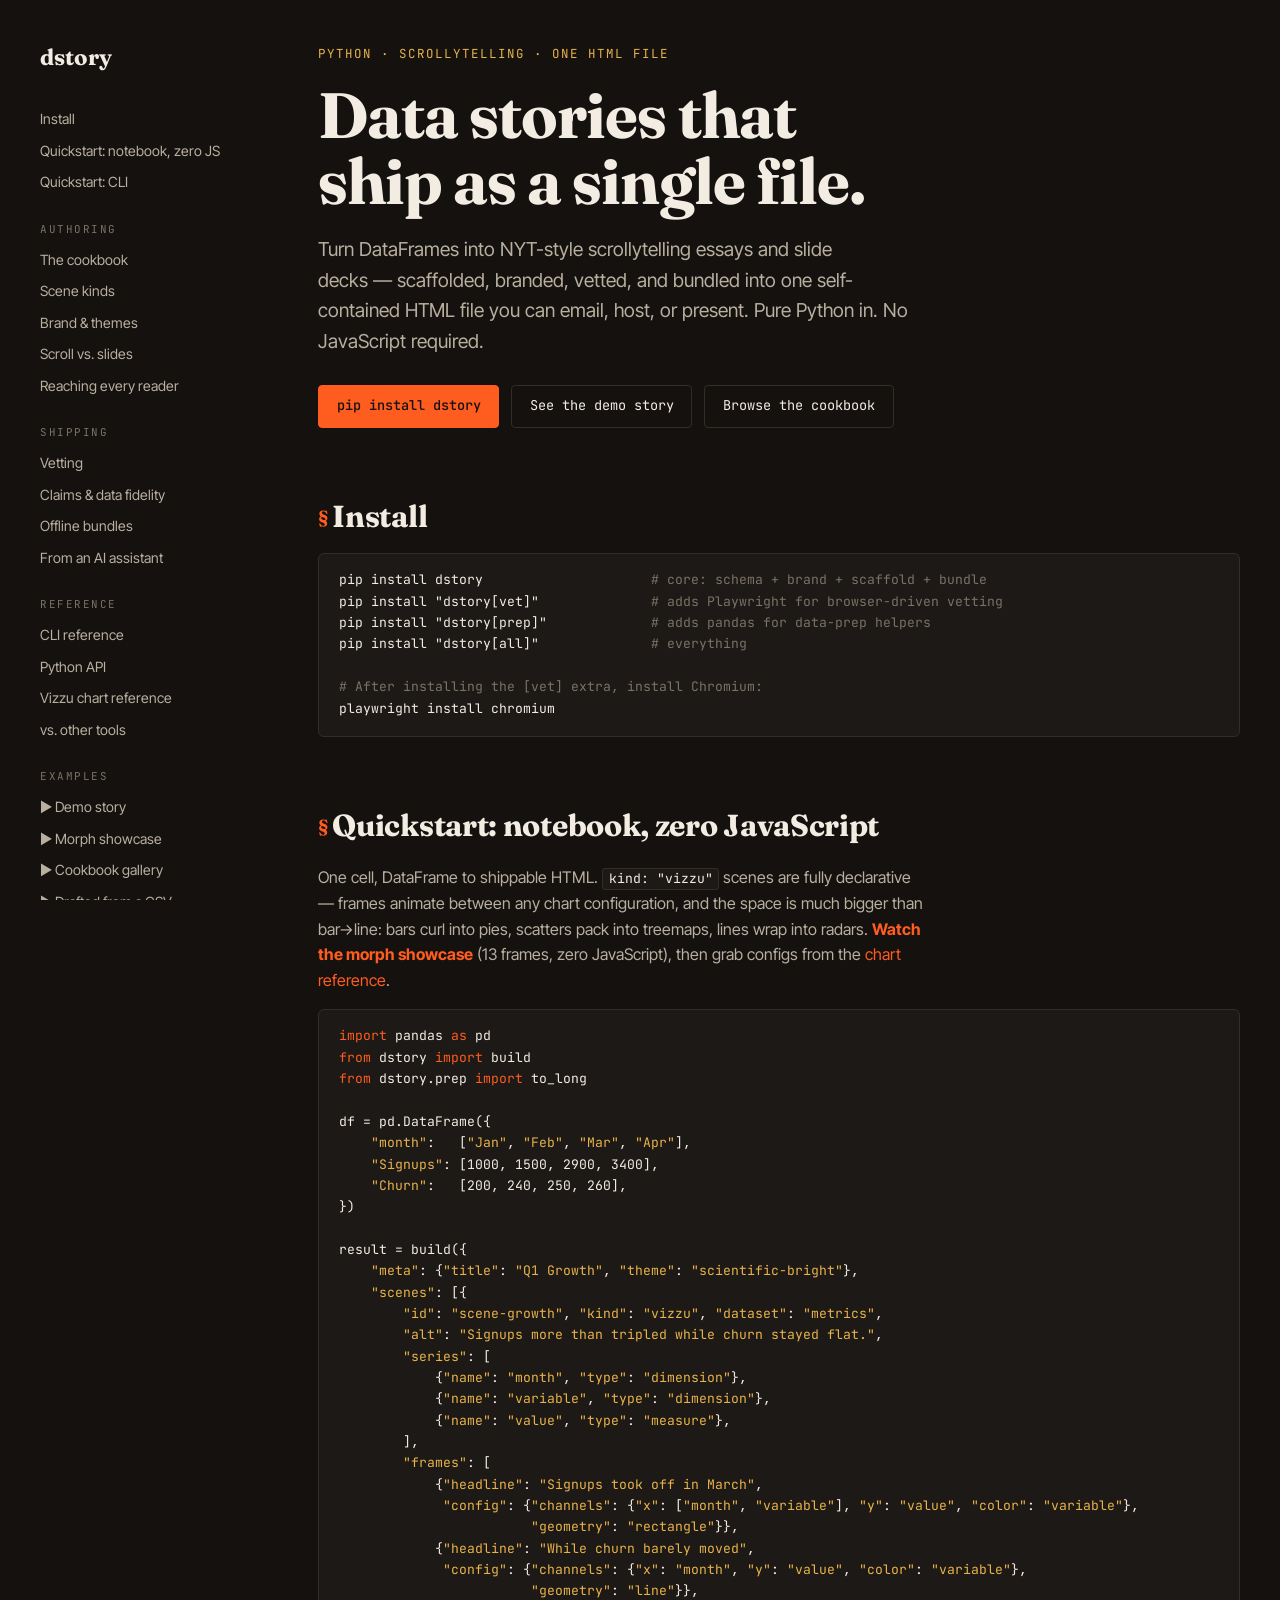
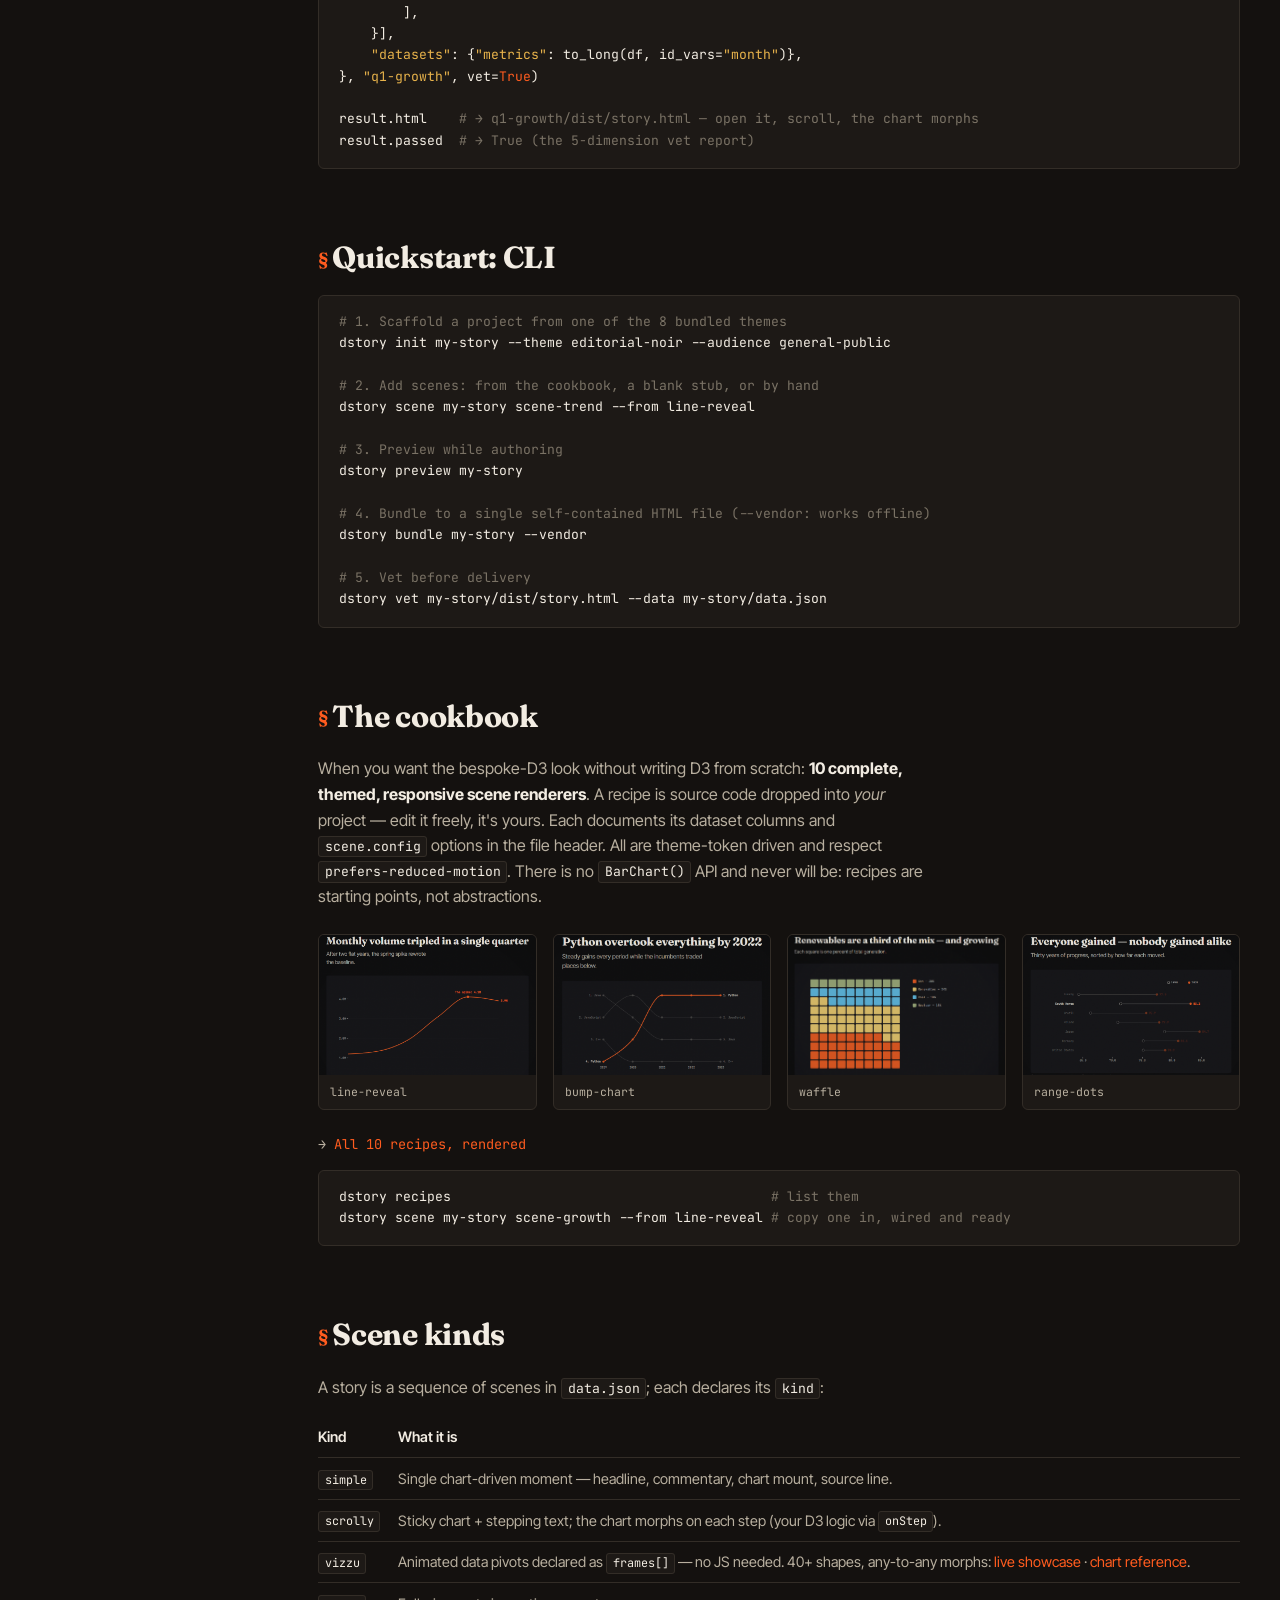
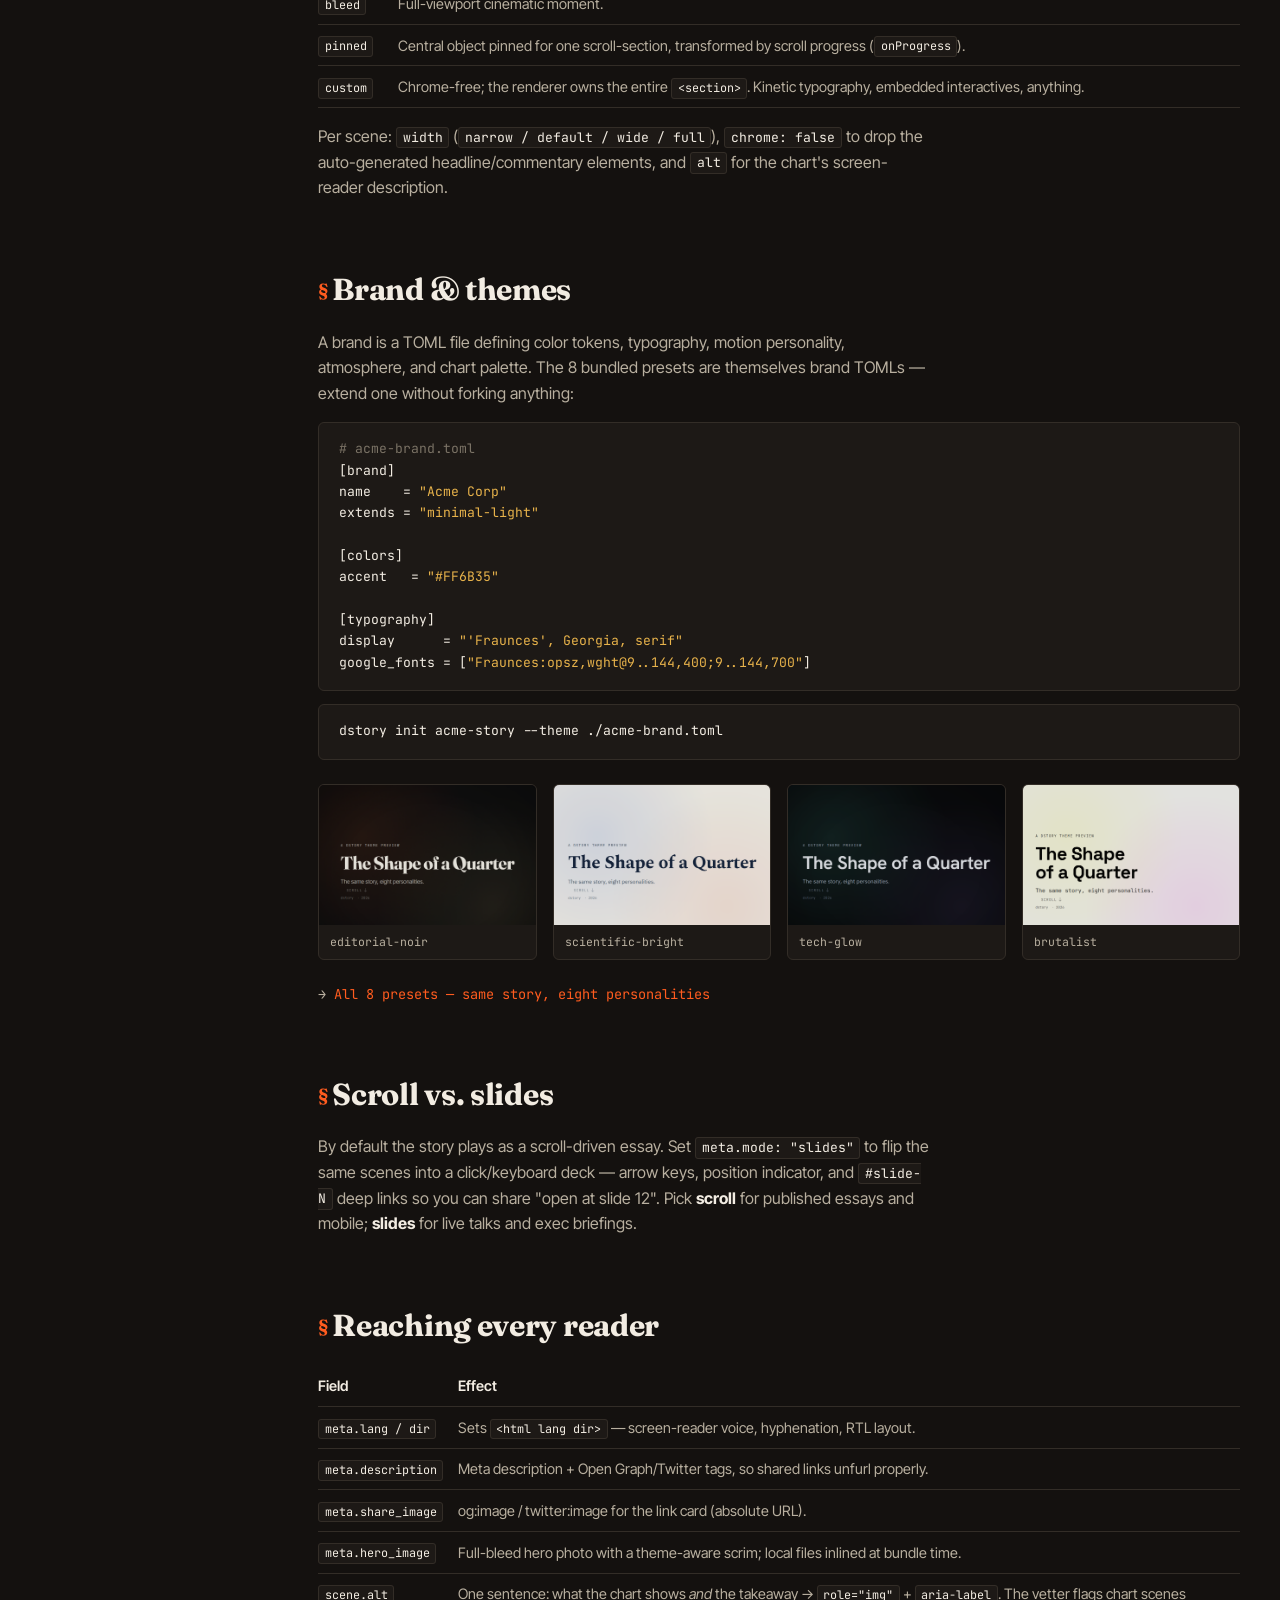
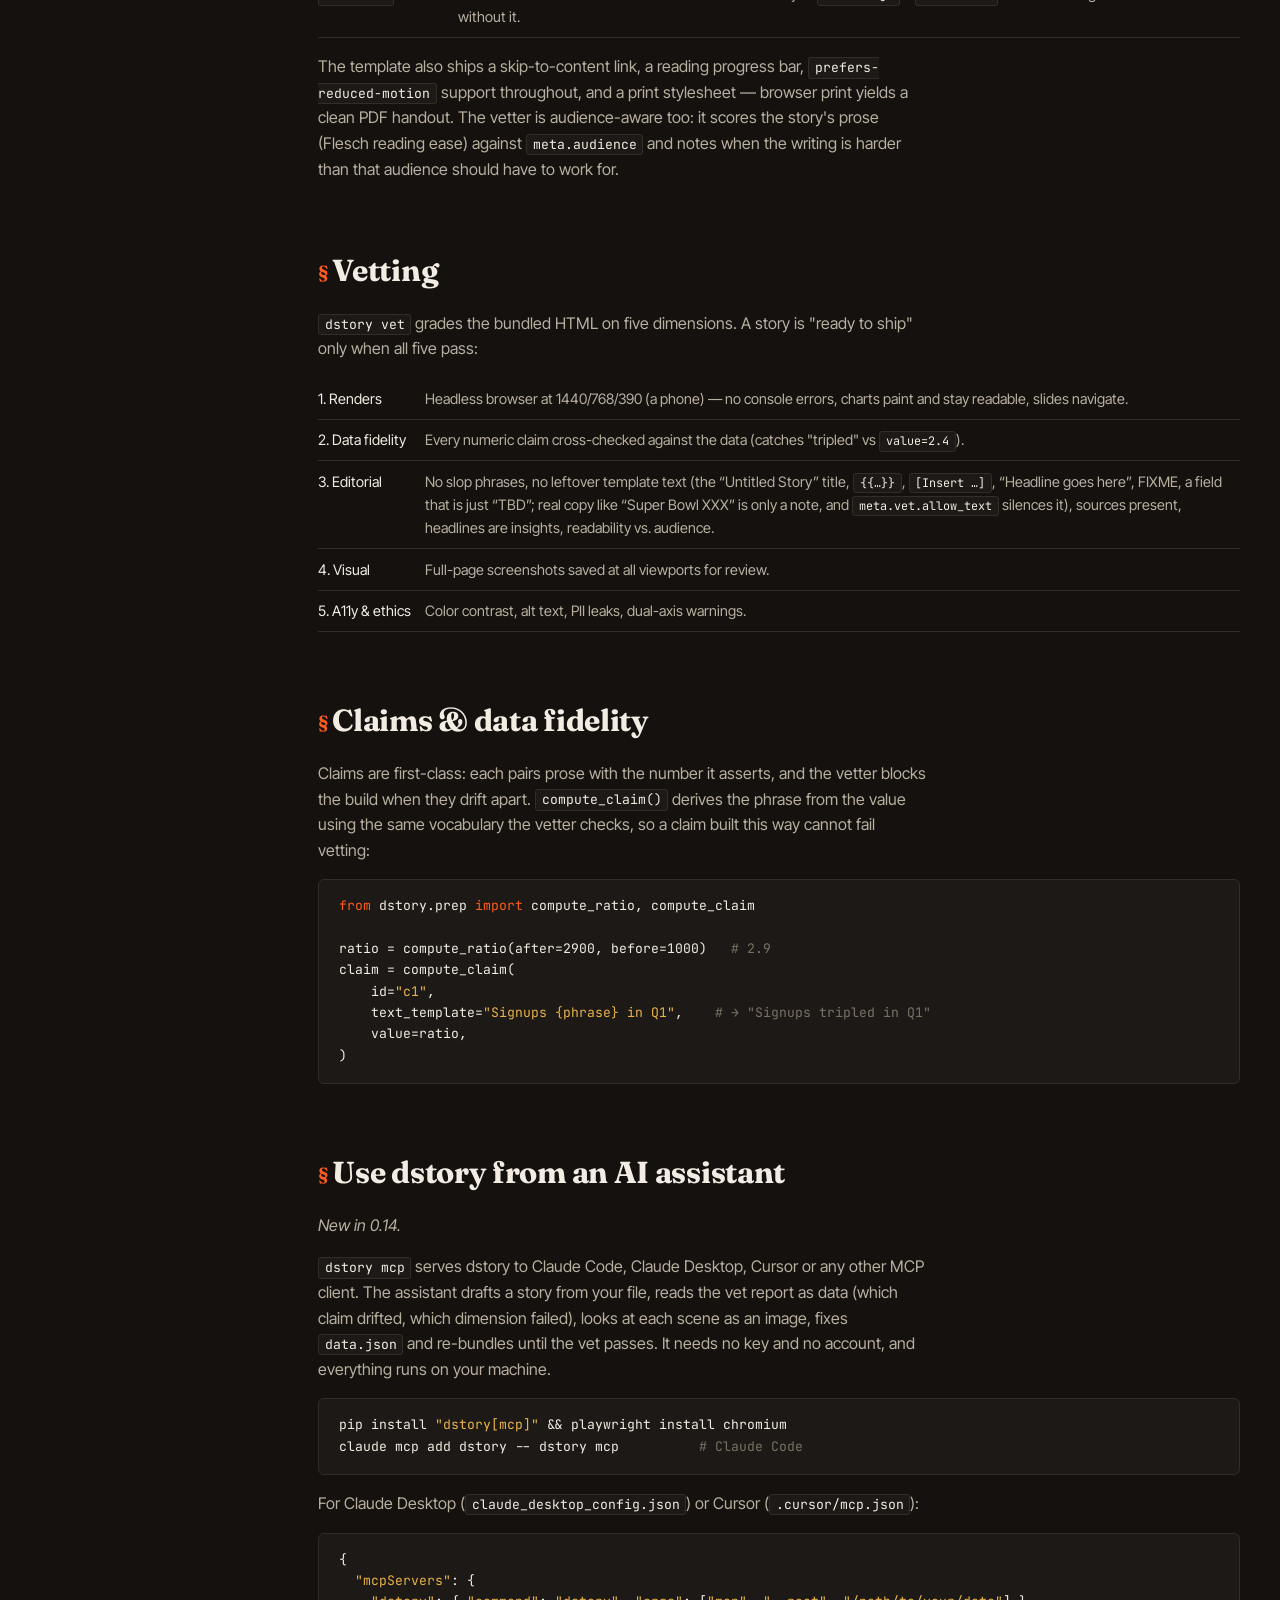
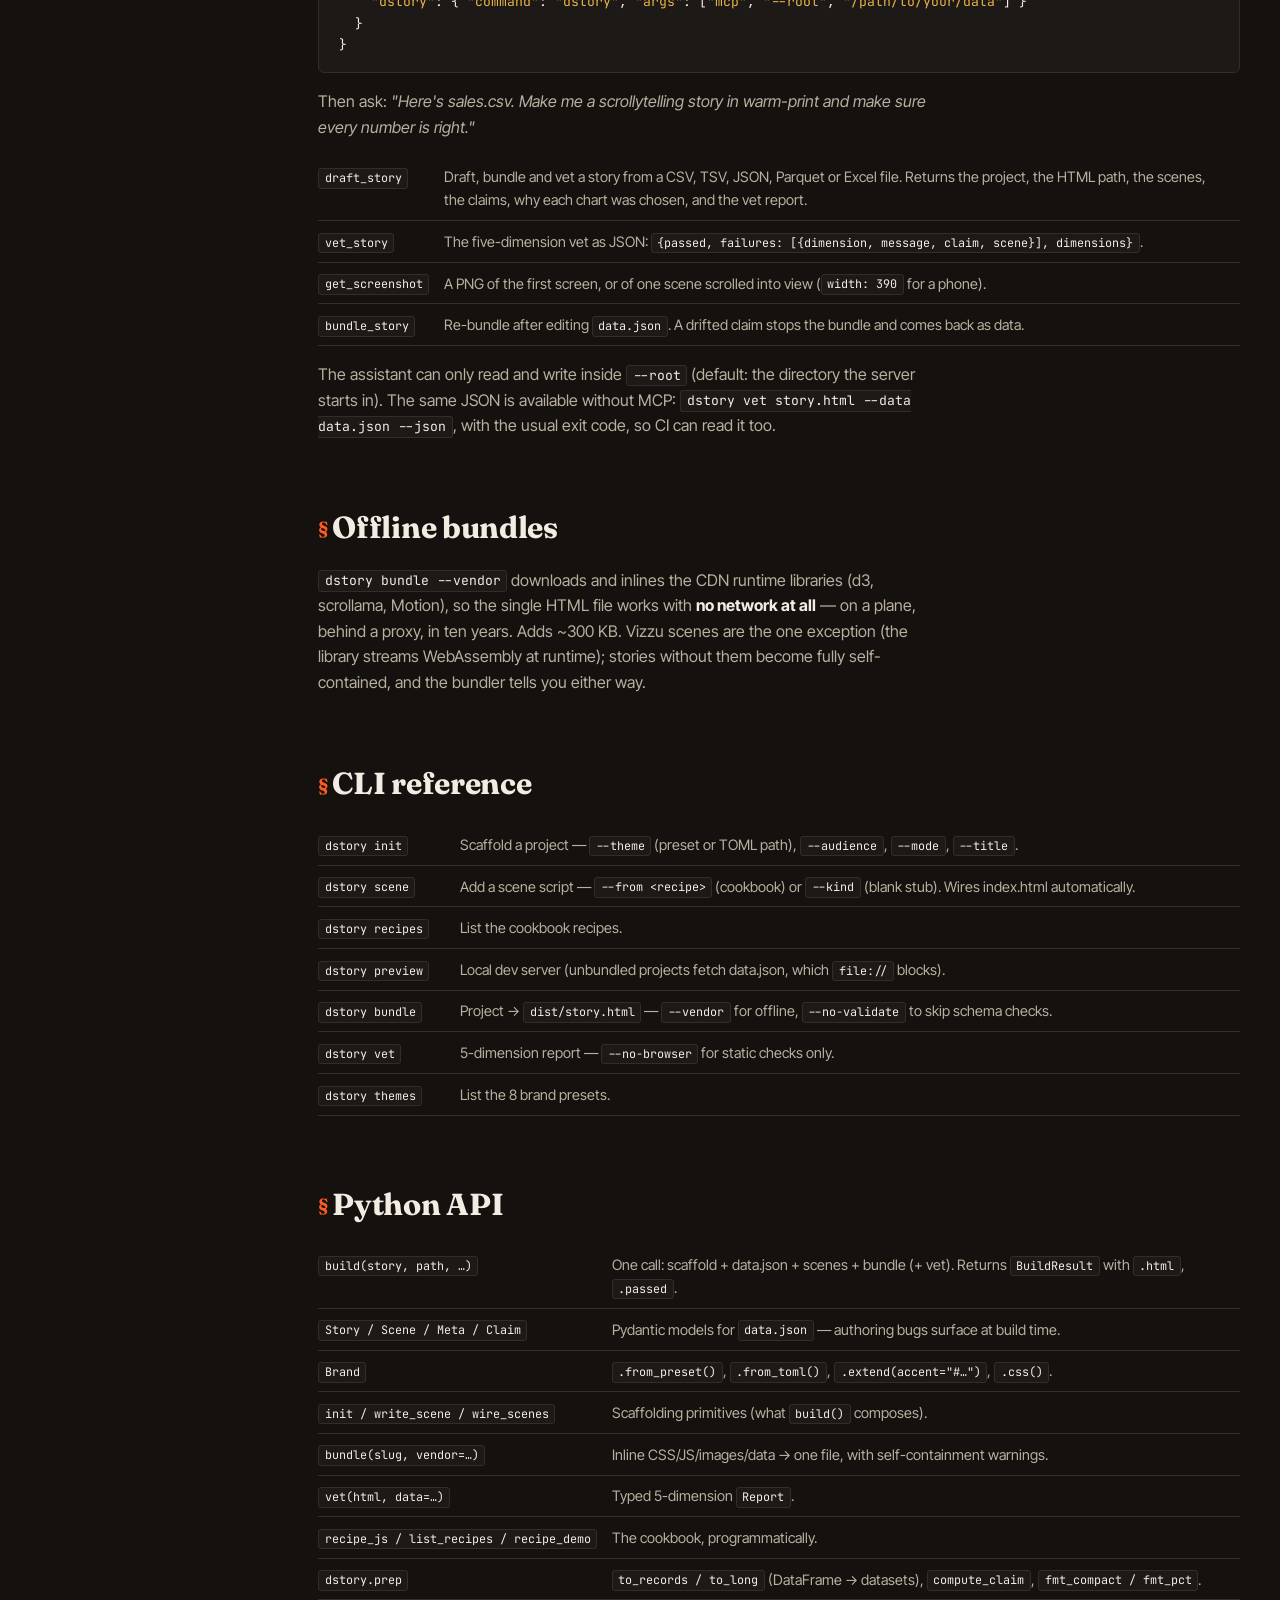
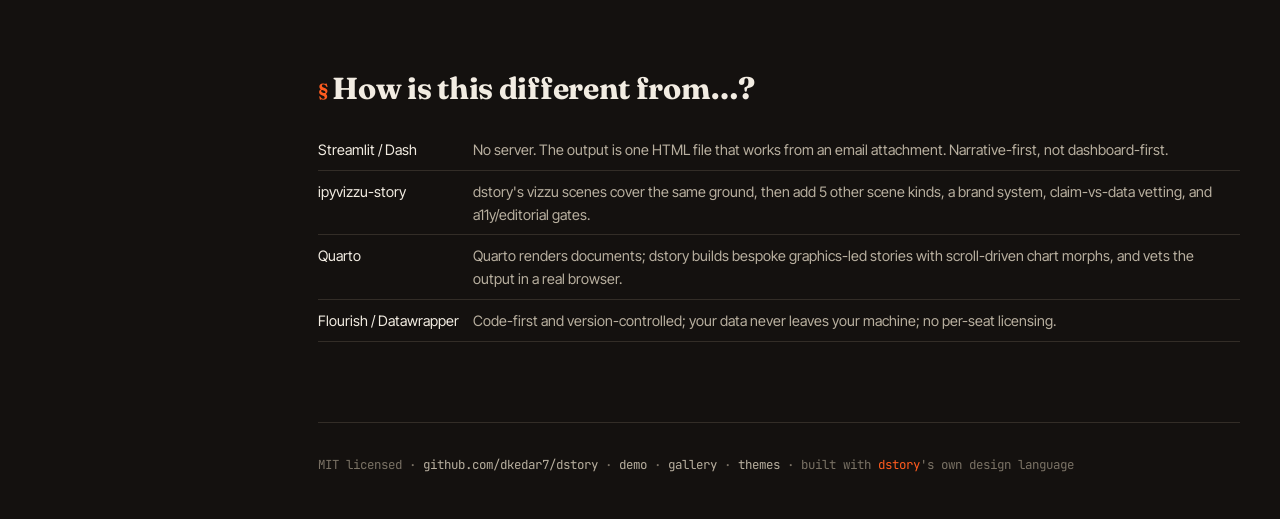
<file: docs/index.html>
<!doctype html>
<html lang="en">
<head>
<meta charset="utf-8">
<meta name="viewport" content="width=device-width, initial-scale=1">
<title>dstory — data stories from Python, one HTML file</title>
<meta name="description" content="Turn DataFrames into NYT-style scrollytelling and slide-deck data stories — one self-contained HTML file. Pure Python in, no JavaScript required.">
<meta property="og:title" content="dstory">
<meta property="og:description" content="Turn DataFrames into NYT-style scrollytelling and slide-deck data stories — one self-contained HTML file.">
<link rel="preconnect" href="https://fonts.googleapis.com">
<link rel="preconnect" href="https://fonts.gstatic.com" crossorigin>
<link href="https://fonts.googleapis.com/css2?family=Fraunces:opsz,wght@9..144,400;9..144,600;9..144,700&family=Inter+Tight:wght@400;500;600&family=JetBrains+Mono:wght@400;500&display=swap" rel="stylesheet">
<style>
  :root {
    --bg: #14110f; --bg-elev: #1d1916; --ink: #f2ece2; --ink-soft: #b8af9f;
    --ink-faint: #7a7265; --accent: #ff5c1f; --accent-2: #e8b34b; --rule: #332d27;
    --display: "Fraunces", Georgia, serif;
    --body: "Inter Tight", system-ui, sans-serif;
    --mono: "JetBrains Mono", ui-monospace, monospace;
  }
  * { box-sizing: border-box; }
  html { scroll-behavior: smooth; scroll-padding-top: 2rem; }
  body { margin: 0; background: var(--bg); color: var(--ink);
         font: 16px/1.6 var(--body); -webkit-font-smoothing: antialiased; }
  a { color: var(--accent); text-decoration: none; }
  a:hover { text-decoration: underline; }

  .layout { display: grid; grid-template-columns: 230px minmax(0, 1fr);
            max-width: 78rem; margin: 0 auto; gap: 3rem; padding: 0 1.5rem; }
  nav.side { position: sticky; top: 0; align-self: start; height: 100vh;
             overflow-y: auto; padding: 2.5rem 0; font-size: 0.88rem; }
  nav.side .brand { font-family: var(--display); font-weight: 700; font-size: 1.4rem;
                    color: var(--ink); display: block; margin-bottom: 1.75rem; }
  nav.side a.item { display: block; color: var(--ink-soft); padding: 0.28rem 0; }
  nav.side a.item:hover { color: var(--ink); text-decoration: none; }
  nav.side .group { font-family: var(--mono); font-size: 0.68rem; letter-spacing: 0.14em;
                    text-transform: uppercase; color: var(--ink-faint); margin: 1.4rem 0 0.4rem; }
  main { padding: 2.5rem 0 6rem; min-width: 0; }

  .hero h1 { font-family: var(--display); font-size: clamp(2.6rem, 5vw, 4rem);
             line-height: 1.04; margin: 1rem 0; letter-spacing: -0.015em; text-wrap: balance; }
  .hero .eyebrow { font-family: var(--mono); font-size: 0.78rem; letter-spacing: 0.16em;
                   text-transform: uppercase; color: var(--accent-2); }
  .hero p.deck { font-size: 1.2rem; color: var(--ink-soft); max-width: 56ch; text-wrap: pretty; }
  .cta { display: flex; gap: 0.75rem; flex-wrap: wrap; margin: 1.75rem 0 0; }
  .cta a { font-family: var(--mono); font-size: 0.85rem; padding: 0.6rem 1.1rem;
           border-radius: 4px; border: 1px solid var(--rule); color: var(--ink); }
  .cta a.primary { background: var(--accent); border-color: var(--accent); color: #14110f; font-weight: 500; }
  .cta a:hover { text-decoration: none; border-color: var(--accent); }

  h2 { font-family: var(--display); font-size: 1.9rem; margin: 4rem 0 0.75rem;
       letter-spacing: -0.01em; }
  h2::before { content: "§ "; color: var(--accent); font-size: 1.1rem; vertical-align: 0.2em; }
  h3 { font-family: var(--body); font-weight: 600; font-size: 1.1rem; margin: 2rem 0 0.5rem; }
  p, li { color: var(--ink-soft); max-width: 68ch; }
  strong { color: var(--ink); }
  hr { border: 0; border-top: 1px solid var(--rule); margin: 3.5rem 0; }
  p.unreleased { border-left: 3px solid var(--accent); padding: 0.5rem 0 0.5rem 1rem;
                 background: var(--bg-elev); }
  p.unreleased code { overflow-wrap: anywhere; }

  pre { background: var(--bg-elev); border: 1px solid var(--rule); border-radius: 6px;
        padding: 1rem 1.25rem; overflow-x: auto; font-size: 0.82rem; line-height: 1.55; }
  code { font-family: var(--mono); }
  p code, li code, td code { background: var(--bg-elev); border: 1px solid var(--rule);
        border-radius: 3px; padding: 0.08rem 0.35rem; font-size: 0.82em; color: var(--ink); }
  pre code { background: none; border: 0; padding: 0; color: var(--ink); }
  .c-com { color: var(--ink-faint); }
  .c-str { color: var(--accent-2); }
  .c-kw  { color: var(--accent); }

  table { border-collapse: collapse; width: 100%; font-size: 0.9rem; margin: 1rem 0; }
  th, td { text-align: left; padding: 0.55rem 0.9rem 0.55rem 0; border-bottom: 1px solid var(--rule);
           vertical-align: top; color: var(--ink-soft); }
  th { color: var(--ink); font-weight: 600; }
  td:first-child { white-space: nowrap; color: var(--ink); }

  .thumbs { display: grid; grid-template-columns: repeat(auto-fill, minmax(200px, 1fr));
            gap: 1rem; margin: 1.5rem 0; }
  .thumbs a { display: block; border: 1px solid var(--rule); border-radius: 6px;
              overflow: hidden; background: var(--bg-elev); }
  .thumbs img { width: 100%; height: 140px; object-fit: cover; object-position: top;
                display: block; opacity: 0.92; transition: opacity 150ms; }
  .thumbs a:hover img { opacity: 1; }
  .thumbs figcaption { font-family: var(--mono); font-size: 0.72rem; color: var(--ink-soft);
                       padding: 0.5rem 0.7rem; }
  .more { font-family: var(--mono); font-size: 0.85rem; }

  footer.site { border-top: 1px solid var(--rule); margin-top: 5rem; padding: 2rem 0;
                font-family: var(--mono); font-size: 0.78rem; color: var(--ink-faint); }
  footer.site a { color: var(--ink-soft); }

  @media (max-width: 860px) {
    .layout { grid-template-columns: 1fr; gap: 0; }
    nav.side { position: static; height: auto; padding-bottom: 0; }
    nav.side .toc { display: none; }
  }
</style>
</head>
<body>
<div class="layout">

<nav class="side">
  <a class="brand" href="#top">dstory</a>
  <div class="toc">
    <a class="item" href="#install">Install</a>
    <a class="item" href="#quickstart">Quickstart: notebook, zero JS</a>
    <a class="item" href="#cli">Quickstart: CLI</a>
    <div class="group">Authoring</div>
    <a class="item" href="#cookbook">The cookbook</a>
    <a class="item" href="#scenes">Scene kinds</a>
    <a class="item" href="#themes">Brand &amp; themes</a>
    <a class="item" href="#modes">Scroll vs. slides</a>
    <a class="item" href="#reach">Reaching every reader</a>
    <div class="group">Shipping</div>
    <a class="item" href="#vet">Vetting</a>
    <a class="item" href="#claims">Claims &amp; data fidelity</a>
    <a class="item" href="#vendor">Offline bundles</a>
    <a class="item" href="#agents">From an AI assistant</a>
    <div class="group">Reference</div>
    <a class="item" href="#cli-ref">CLI reference</a>
    <a class="item" href="#api-ref">Python API</a>
    <a class="item" href="charts/index.html">Vizzu chart reference</a>
    <a class="item" href="#compare">vs. other tools</a>
    <div class="group">Examples</div>
    <a class="item" href="demo/index.html">▶ Demo story</a>
    <a class="item" href="morphs/index.html">▶ Morph showcase</a>
    <a class="item" href="gallery/index.html">▶ Cookbook gallery</a>
    <a class="item" href="drafted/index.html">▶ Drafted from a CSV</a>
    <a class="item" href="themes/index.html">▶ Theme showcase</a>
    <div class="group">Project</div>
    <a class="item" href="https://github.com/dkedar7/dstory">GitHub</a>
    <a class="item" href="https://github.com/dkedar7/dstory/blob/main/CHANGELOG.md">Changelog</a>
  </div>
</nav>

<main id="top">

<section class="hero">
  <span class="eyebrow">Python · scrollytelling · one HTML file</span>
  <h1>Data stories that ship as a single file.</h1>
  <p class="deck">Turn DataFrames into NYT-style scrollytelling essays and slide decks —
  scaffolded, branded, vetted, and bundled into one self-contained HTML file you can
  email, host, or present. Pure Python in. No JavaScript required.</p>
  <div class="cta">
    <a class="primary" href="#install">pip install dstory</a>
    <a href="demo/index.html">See the demo story</a>
    <a href="gallery/index.html">Browse the cookbook</a>
  </div>
</section>

<h2 id="install">Install</h2>
<pre><code>pip install dstory                     <span class="c-com"># core: schema + brand + scaffold + bundle</span>
pip install "dstory[vet]"              <span class="c-com"># adds Playwright for browser-driven vetting</span>
pip install "dstory[prep]"             <span class="c-com"># adds pandas for data-prep helpers</span>
pip install "dstory[all]"              <span class="c-com"># everything</span>

<span class="c-com"># After installing the [vet] extra, install Chromium:</span>
playwright install chromium</code></pre>

<h2 id="quickstart">Quickstart: notebook, zero JavaScript</h2>
<p>One cell, DataFrame to shippable HTML. <code>kind: "vizzu"</code> scenes are fully
declarative — frames animate between any chart configuration, and the space is
much bigger than bar→line: bars curl into pies, scatters pack into treemaps,
lines wrap into radars. <strong><a href="morphs/index.html">Watch the morph
showcase</a></strong> (13 frames, zero JavaScript), then grab configs from the
<a href="charts/index.html">chart reference</a>.</p>
<pre><code><span class="c-kw">import</span> pandas <span class="c-kw">as</span> pd
<span class="c-kw">from</span> dstory <span class="c-kw">import</span> build
<span class="c-kw">from</span> dstory.prep <span class="c-kw">import</span> to_long

df = pd.DataFrame({
    <span class="c-str">"month"</span>:   [<span class="c-str">"Jan"</span>, <span class="c-str">"Feb"</span>, <span class="c-str">"Mar"</span>, <span class="c-str">"Apr"</span>],
    <span class="c-str">"Signups"</span>: [1000, 1500, 2900, 3400],
    <span class="c-str">"Churn"</span>:   [200, 240, 250, 260],
})

result = build({
    <span class="c-str">"meta"</span>: {<span class="c-str">"title"</span>: <span class="c-str">"Q1 Growth"</span>, <span class="c-str">"theme"</span>: <span class="c-str">"scientific-bright"</span>},
    <span class="c-str">"scenes"</span>: [{
        <span class="c-str">"id"</span>: <span class="c-str">"scene-growth"</span>, <span class="c-str">"kind"</span>: <span class="c-str">"vizzu"</span>, <span class="c-str">"dataset"</span>: <span class="c-str">"metrics"</span>,
        <span class="c-str">"alt"</span>: <span class="c-str">"Signups more than tripled while churn stayed flat."</span>,
        <span class="c-str">"series"</span>: [
            {<span class="c-str">"name"</span>: <span class="c-str">"month"</span>, <span class="c-str">"type"</span>: <span class="c-str">"dimension"</span>},
            {<span class="c-str">"name"</span>: <span class="c-str">"variable"</span>, <span class="c-str">"type"</span>: <span class="c-str">"dimension"</span>},
            {<span class="c-str">"name"</span>: <span class="c-str">"value"</span>, <span class="c-str">"type"</span>: <span class="c-str">"measure"</span>},
        ],
        <span class="c-str">"frames"</span>: [
            {<span class="c-str">"headline"</span>: <span class="c-str">"Signups took off in March"</span>,
             <span class="c-str">"config"</span>: {<span class="c-str">"channels"</span>: {<span class="c-str">"x"</span>: [<span class="c-str">"month"</span>, <span class="c-str">"variable"</span>], <span class="c-str">"y"</span>: <span class="c-str">"value"</span>, <span class="c-str">"color"</span>: <span class="c-str">"variable"</span>},
                        <span class="c-str">"geometry"</span>: <span class="c-str">"rectangle"</span>}},
            {<span class="c-str">"headline"</span>: <span class="c-str">"While churn barely moved"</span>,
             <span class="c-str">"config"</span>: {<span class="c-str">"channels"</span>: {<span class="c-str">"x"</span>: <span class="c-str">"month"</span>, <span class="c-str">"y"</span>: <span class="c-str">"value"</span>, <span class="c-str">"color"</span>: <span class="c-str">"variable"</span>},
                        <span class="c-str">"geometry"</span>: <span class="c-str">"line"</span>}},
        ],
    }],
    <span class="c-str">"datasets"</span>: {<span class="c-str">"metrics"</span>: to_long(df, id_vars=<span class="c-str">"month"</span>)},
}, <span class="c-str">"q1-growth"</span>, vet=<span class="c-kw">True</span>)

result.html    <span class="c-com"># → q1-growth/dist/story.html — open it, scroll, the chart morphs</span>
result.passed  <span class="c-com"># → True (the 5-dimension vet report)</span></code></pre>

<h2 id="cli">Quickstart: CLI</h2>
<pre><code><span class="c-com"># 1. Scaffold a project from one of the 8 bundled themes</span>
dstory init my-story --theme editorial-noir --audience general-public

<span class="c-com"># 2. Add scenes: from the cookbook, a blank stub, or by hand</span>
dstory scene my-story scene-trend --from line-reveal

<span class="c-com"># 3. Preview while authoring</span>
dstory preview my-story

<span class="c-com"># 4. Bundle to a single self-contained HTML file (--vendor: works offline)</span>
dstory bundle my-story --vendor

<span class="c-com"># 5. Vet before delivery</span>
dstory vet my-story/dist/story.html --data my-story/data.json</code></pre>

<h2 id="cookbook">The cookbook</h2>
<p>When you want the bespoke-D3 look without writing D3 from scratch: <strong>10
complete, themed, responsive scene renderers</strong>. A recipe is source code dropped
into <em>your</em> project — edit it freely, it's yours. Each documents its dataset
columns and <code>scene.config</code> options in the file header. All are theme-token
driven and respect <code>prefers-reduced-motion</code>. There is no <code>BarChart()</code>
API and never will be: recipes are starting points, not abstractions.</p>
<div class="thumbs">
  <figure style="margin:0"><a href="gallery/index.html"><img src="gallery/line-reveal.png" alt="line-reveal recipe"><figcaption>line-reveal</figcaption></a></figure>
  <figure style="margin:0"><a href="gallery/index.html"><img src="gallery/bump-chart.png" alt="bump-chart recipe"><figcaption>bump-chart</figcaption></a></figure>
  <figure style="margin:0"><a href="gallery/index.html"><img src="gallery/waffle.png" alt="waffle recipe"><figcaption>waffle</figcaption></a></figure>
  <figure style="margin:0"><a href="gallery/index.html"><img src="gallery/range-dots.png" alt="range-dots recipe"><figcaption>range-dots</figcaption></a></figure>
</div>
<p class="more">→ <a href="gallery/index.html">All 10 recipes, rendered</a></p>
<pre><code>dstory recipes                                        <span class="c-com"># list them</span>
dstory scene my-story scene-growth --from line-reveal <span class="c-com"># copy one in, wired and ready</span></code></pre>

<h2 id="scenes">Scene kinds</h2>
<p>A story is a sequence of scenes in <code>data.json</code>; each declares its <code>kind</code>:</p>
<table>
  <tr><th>Kind</th><th>What it is</th></tr>
  <tr><td><code>simple</code></td><td>Single chart-driven moment — headline, commentary, chart mount, source line.</td></tr>
  <tr><td><code>scrolly</code></td><td>Sticky chart + stepping text; the chart morphs on each step (your D3 logic via <code>onStep</code>).</td></tr>
  <tr><td><code>vizzu</code></td><td>Animated data pivots declared as <code>frames[]</code> — no JS needed. 40+ shapes, any-to-any morphs: <a href="morphs/index.html">live showcase</a> · <a href="charts/index.html">chart reference</a>.</td></tr>
  <tr><td><code>bleed</code></td><td>Full-viewport cinematic moment.</td></tr>
  <tr><td><code>pinned</code></td><td>Central object pinned for one scroll-section, transformed by scroll progress (<code>onProgress</code>).</td></tr>
  <tr><td><code>custom</code></td><td>Chrome-free; the renderer owns the entire <code>&lt;section&gt;</code>. Kinetic typography, embedded interactives, anything.</td></tr>
</table>
<p>Per scene: <code>width</code> (<code>narrow / default / wide / full</code>), <code>chrome: false</code>
to drop the auto-generated headline/commentary elements, and <code>alt</code> for the
chart's screen-reader description.</p>

<h2 id="themes">Brand &amp; themes</h2>
<p>A brand is a TOML file defining color tokens, typography, motion personality,
atmosphere, and chart palette. The 8 bundled presets are themselves brand TOMLs —
extend one without forking anything:</p>
<pre><code><span class="c-com"># acme-brand.toml</span>
[brand]
name    = <span class="c-str">"Acme Corp"</span>
extends = <span class="c-str">"minimal-light"</span>

[colors]
accent   = <span class="c-str">"#FF6B35"</span>

[typography]
display      = <span class="c-str">"'Fraunces', Georgia, serif"</span>
google_fonts = [<span class="c-str">"Fraunces:opsz,wght@9..144,400;9..144,700"</span>]</code></pre>
<pre><code>dstory init acme-story --theme ./acme-brand.toml</code></pre>
<div class="thumbs">
  <figure style="margin:0"><a href="themes/index.html"><img src="themes/editorial-noir.png" alt="editorial-noir theme"><figcaption>editorial-noir</figcaption></a></figure>
  <figure style="margin:0"><a href="themes/index.html"><img src="themes/scientific-bright.png" alt="scientific-bright theme"><figcaption>scientific-bright</figcaption></a></figure>
  <figure style="margin:0"><a href="themes/index.html"><img src="themes/tech-glow.png" alt="tech-glow theme"><figcaption>tech-glow</figcaption></a></figure>
  <figure style="margin:0"><a href="themes/index.html"><img src="themes/brutalist.png" alt="brutalist theme"><figcaption>brutalist</figcaption></a></figure>
</div>
<p class="more">→ <a href="themes/index.html">All 8 presets — same story, eight personalities</a></p>

<h2 id="modes">Scroll vs. slides</h2>
<p>By default the story plays as a scroll-driven essay. Set
<code>meta.mode: "slides"</code> to flip the same scenes into a click/keyboard deck —
arrow keys, position indicator, and <code>#slide-N</code> deep links so you can share
"open at slide 12". Pick <strong>scroll</strong> for published essays and mobile;
<strong>slides</strong> for live talks and exec briefings.</p>

<h2 id="reach">Reaching every reader</h2>
<table>
  <tr><th>Field</th><th>Effect</th></tr>
  <tr><td><code>meta.lang / dir</code></td><td>Sets <code>&lt;html lang dir&gt;</code> — screen-reader voice, hyphenation, RTL layout.</td></tr>
  <tr><td><code>meta.description</code></td><td>Meta description + Open Graph/Twitter tags, so shared links unfurl properly.</td></tr>
  <tr><td><code>meta.share_image</code></td><td>og:image / twitter:image for the link card (absolute URL).</td></tr>
  <tr><td><code>meta.hero_image</code></td><td>Full-bleed hero photo with a theme-aware scrim; local files inlined at bundle time.</td></tr>
  <tr><td><code>scene.alt</code></td><td>One sentence: what the chart shows <em>and</em> the takeaway → <code>role="img"</code> + <code>aria-label</code>. The vetter flags chart scenes without it.</td></tr>
</table>
<p>The template also ships a skip-to-content link, a reading progress bar,
<code>prefers-reduced-motion</code> support throughout, and a print stylesheet — browser
print yields a clean PDF handout. The vetter is audience-aware too: it scores the
story's prose (Flesch reading ease) against <code>meta.audience</code> and notes when
the writing is harder than that audience should have to work for.</p>

<h2 id="vet">Vetting</h2>
<p><code>dstory vet</code> grades the bundled HTML on five dimensions. A story is
"ready to ship" only when all five pass:</p>
<table>
  <tr><td>1. Renders</td><td>Headless browser at 1440/768/390 (a phone) — no console errors, charts paint and stay readable, slides navigate.</td></tr>
  <tr><td>2. Data fidelity</td><td>Every numeric claim cross-checked against the data (catches "tripled" vs <code>value=2.4</code>).</td></tr>
  <tr><td>3. Editorial</td><td>No slop phrases, no leftover template text (the &ldquo;Untitled Story&rdquo; title, <code>{{…}}</code>, <code>[Insert …]</code>, &ldquo;Headline goes here&rdquo;, FIXME, a field that is just &ldquo;TBD&rdquo;; real copy like &ldquo;Super Bowl XXX&rdquo; is only a note, and <code>meta.vet.allow_text</code> silences it), sources present, headlines are insights, readability vs. audience.</td></tr>
  <tr><td>4. Visual</td><td>Full-page screenshots saved at all viewports for review.</td></tr>
  <tr><td>5. A11y &amp; ethics</td><td>Color contrast, alt text, PII leaks, dual-axis warnings.</td></tr>
</table>

<h2 id="claims">Claims &amp; data fidelity</h2>
<p>Claims are first-class: each pairs prose with the number it asserts, and the
vetter blocks the build when they drift apart. <code>compute_claim()</code> derives
the phrase from the value using the same vocabulary the vetter checks, so a claim
built this way cannot fail vetting:</p>
<pre><code><span class="c-kw">from</span> dstory.prep <span class="c-kw">import</span> compute_ratio, compute_claim

ratio = compute_ratio(after=2900, before=1000)   <span class="c-com"># 2.9</span>
claim = compute_claim(
    id=<span class="c-str">"c1"</span>,
    text_template=<span class="c-str">"Signups {phrase} in Q1"</span>,    <span class="c-com"># → "Signups tripled in Q1"</span>
    value=ratio,
)</code></pre>

<h2 id="agents">Use dstory from an AI assistant</h2>
<p><em>New in 0.14.</em></p>
<p><code>dstory mcp</code> serves dstory to Claude Code, Claude Desktop, Cursor or
any other MCP client. The assistant drafts a story from your file, reads the vet
report as data (which claim drifted, which dimension failed), looks at each scene
as an image, fixes <code>data.json</code> and re-bundles until the vet passes. It
needs no key and no account, and everything runs on your machine.</p>
<pre><code>pip install <span class="c-str">"dstory[mcp]"</span> &amp;&amp; playwright install chromium
claude mcp add dstory -- dstory mcp          <span class="c-com"># Claude Code</span></code></pre>
<p>For Claude Desktop (<code>claude_desktop_config.json</code>) or Cursor
(<code>.cursor/mcp.json</code>):</p>
<pre><code>{
  <span class="c-str">"mcpServers"</span>: {
    <span class="c-str">"dstory"</span>: { <span class="c-str">"command"</span>: <span class="c-str">"dstory"</span>, <span class="c-str">"args"</span>: [<span class="c-str">"mcp"</span>, <span class="c-str">"--root"</span>, <span class="c-str">"/path/to/your/data"</span>] }
  }
}</code></pre>
<p>Then ask: <em>"Here's sales.csv. Make me a scrollytelling story in warm-print and
make sure every number is right."</em></p>
<table>
  <tr><td><code>draft_story</code></td><td>Draft, bundle and vet a story from a CSV, TSV, JSON, Parquet or Excel file. Returns the project, the HTML path, the scenes, the claims, why each chart was chosen, and the vet report.</td></tr>
  <tr><td><code>vet_story</code></td><td>The five-dimension vet as JSON: <code>{passed, failures: [{dimension, message, claim, scene}], dimensions}</code>.</td></tr>
  <tr><td><code>get_screenshot</code></td><td>A PNG of the first screen, or of one scene scrolled into view (<code>width: 390</code> for a phone).</td></tr>
  <tr><td><code>bundle_story</code></td><td>Re-bundle after editing <code>data.json</code>. A drifted claim stops the bundle and comes back as data.</td></tr>
</table>
<p>The assistant can only read and write inside <code>--root</code> (default: the
directory the server starts in). The same JSON is available without MCP:
<code>dstory vet story.html --data data.json --json</code>, with the usual exit code,
so CI can read it too.</p>

<h2 id="vendor">Offline bundles</h2>
<p><code>dstory bundle --vendor</code> downloads and inlines the CDN runtime libraries
(d3, scrollama, Motion), so the single HTML file works with <strong>no network at
all</strong> — on a plane, behind a proxy, in ten years. Adds ~300&nbsp;KB. Vizzu
scenes are the one exception (the library streams WebAssembly at runtime); stories
without them become fully self-contained, and the bundler tells you either way.</p>

<h2 id="cli-ref">CLI reference</h2>
<table>
  <tr><td><code>dstory init</code></td><td>Scaffold a project — <code>--theme</code> (preset or TOML path), <code>--audience</code>, <code>--mode</code>, <code>--title</code>.</td></tr>
  <tr><td><code>dstory scene</code></td><td>Add a scene script — <code>--from &lt;recipe&gt;</code> (cookbook) or <code>--kind</code> (blank stub). Wires index.html automatically.</td></tr>
  <tr><td><code>dstory recipes</code></td><td>List the cookbook recipes.</td></tr>
  <tr><td><code>dstory preview</code></td><td>Local dev server (unbundled projects fetch data.json, which <code>file://</code> blocks).</td></tr>
  <tr><td><code>dstory bundle</code></td><td>Project → <code>dist/story.html</code> — <code>--vendor</code> for offline, <code>--no-validate</code> to skip schema checks.</td></tr>
  <tr><td><code>dstory vet</code></td><td>5-dimension report — <code>--no-browser</code> for static checks only.</td></tr>
  <tr><td><code>dstory themes</code></td><td>List the 8 brand presets.</td></tr>
</table>

<h2 id="api-ref">Python API</h2>
<table>
  <tr><td><code>build(story, path, …)</code></td><td>One call: scaffold + data.json + scenes + bundle (+ vet). Returns <code>BuildResult</code> with <code>.html</code>, <code>.passed</code>.</td></tr>
  <tr><td><code>Story / Scene / Meta / Claim</code></td><td>Pydantic models for <code>data.json</code> — authoring bugs surface at build time.</td></tr>
  <tr><td><code>Brand</code></td><td><code>.from_preset()</code>, <code>.from_toml()</code>, <code>.extend(accent="#…")</code>, <code>.css()</code>.</td></tr>
  <tr><td><code>init / write_scene / wire_scenes</code></td><td>Scaffolding primitives (what <code>build()</code> composes).</td></tr>
  <tr><td><code>bundle(slug, vendor=…)</code></td><td>Inline CSS/JS/images/data → one file, with self-containment warnings.</td></tr>
  <tr><td><code>vet(html, data=…)</code></td><td>Typed 5-dimension <code>Report</code>.</td></tr>
  <tr><td><code>recipe_js / list_recipes / recipe_demo</code></td><td>The cookbook, programmatically.</td></tr>
  <tr><td><code>dstory.prep</code></td><td><code>to_records / to_long</code> (DataFrame → datasets), <code>compute_claim</code>, <code>fmt_compact / fmt_pct</code>.</td></tr>
</table>

<h2 id="compare">How is this different from…?</h2>
<table>
  <tr><td>Streamlit / Dash</td><td>No server. The output is one HTML file that works from an email attachment. Narrative-first, not dashboard-first.</td></tr>
  <tr><td>ipyvizzu-story</td><td>dstory's vizzu scenes cover the same ground, then add 5 other scene kinds, a brand system, claim-vs-data vetting, and a11y/editorial gates.</td></tr>
  <tr><td>Quarto</td><td>Quarto renders documents; dstory builds bespoke graphics-led stories with scroll-driven chart morphs, and vets the output in a real browser.</td></tr>
  <tr><td>Flourish / Datawrapper</td><td>Code-first and version-controlled; your data never leaves your machine; no per-seat licensing.</td></tr>
</table>

<footer class="site">
  MIT licensed · <a href="https://github.com/dkedar7/dstory">github.com/dkedar7/dstory</a> ·
  <a href="demo/index.html">demo</a> · <a href="gallery/index.html">gallery</a> ·
  <a href="themes/index.html">themes</a> ·
  built with <span style="color:var(--accent)">dstory</span>'s own design language
</footer>

</main>
</div>
</body>
</html>
</file>
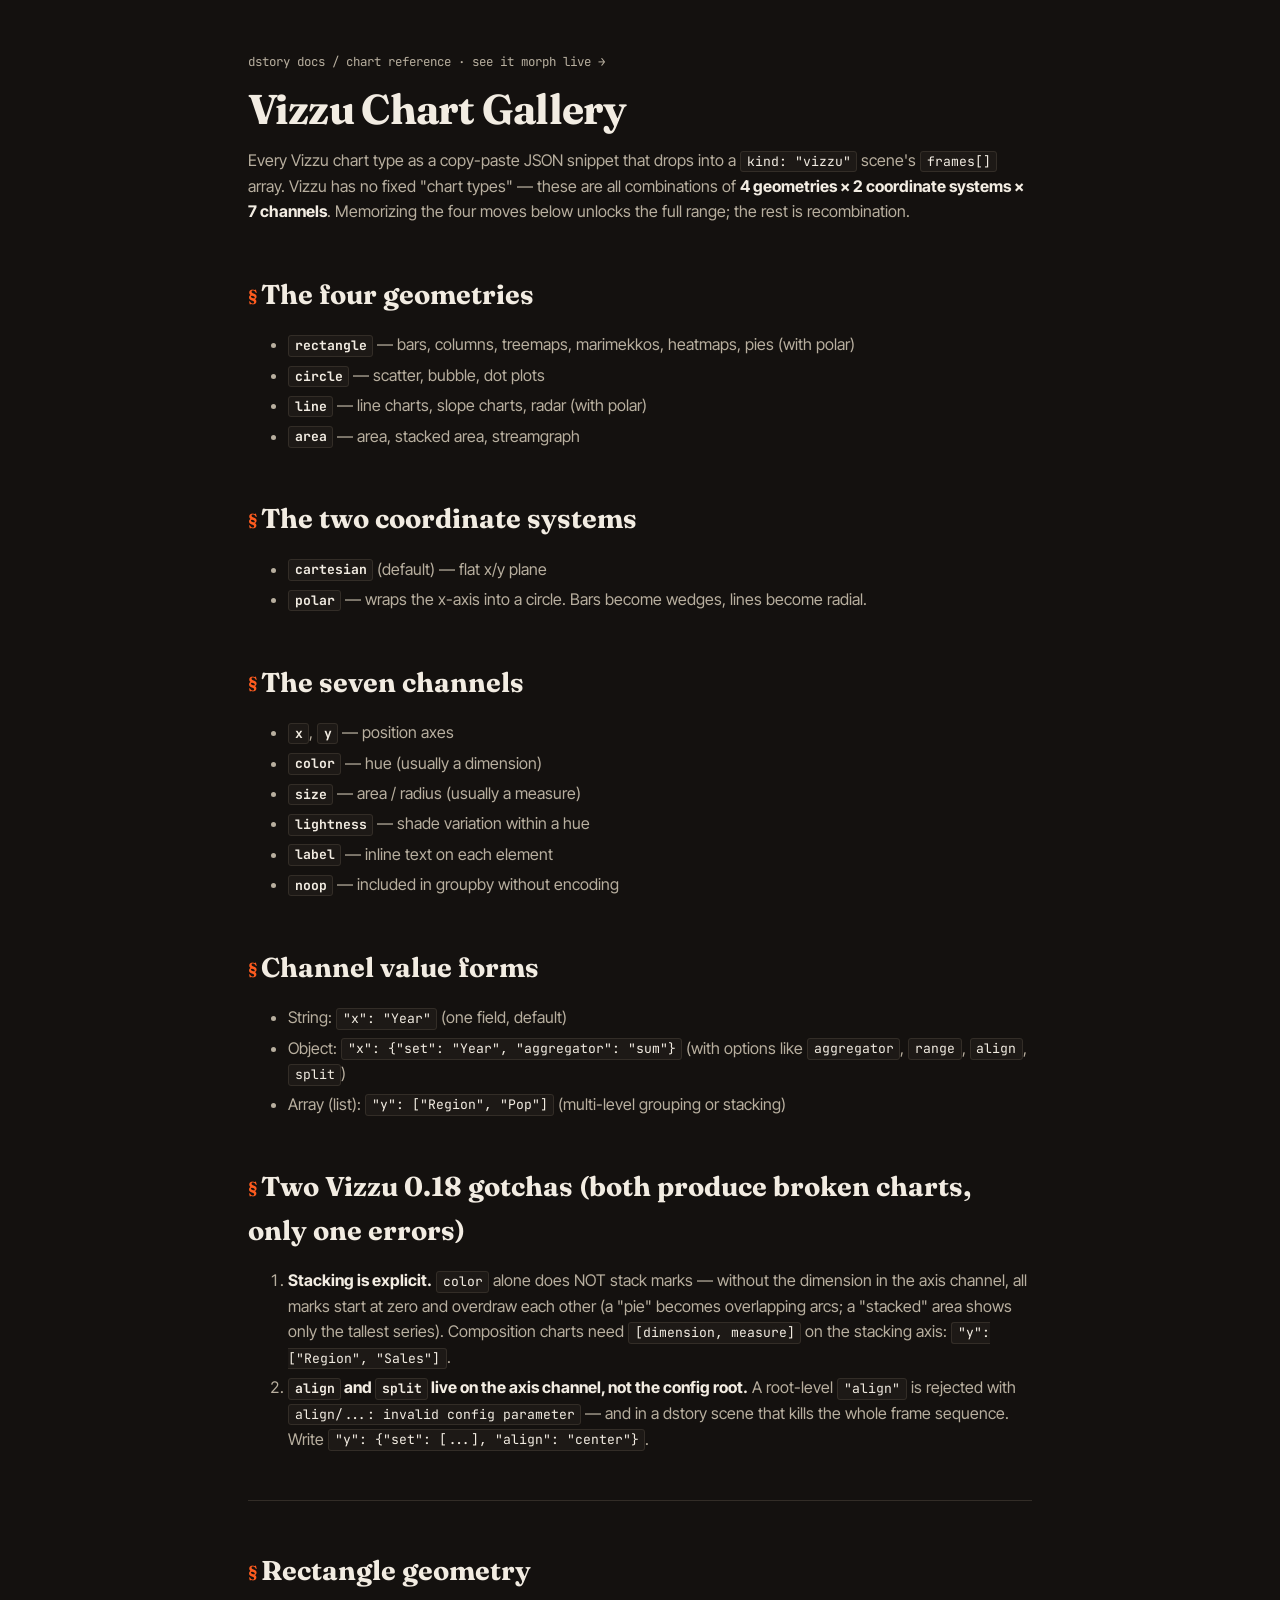
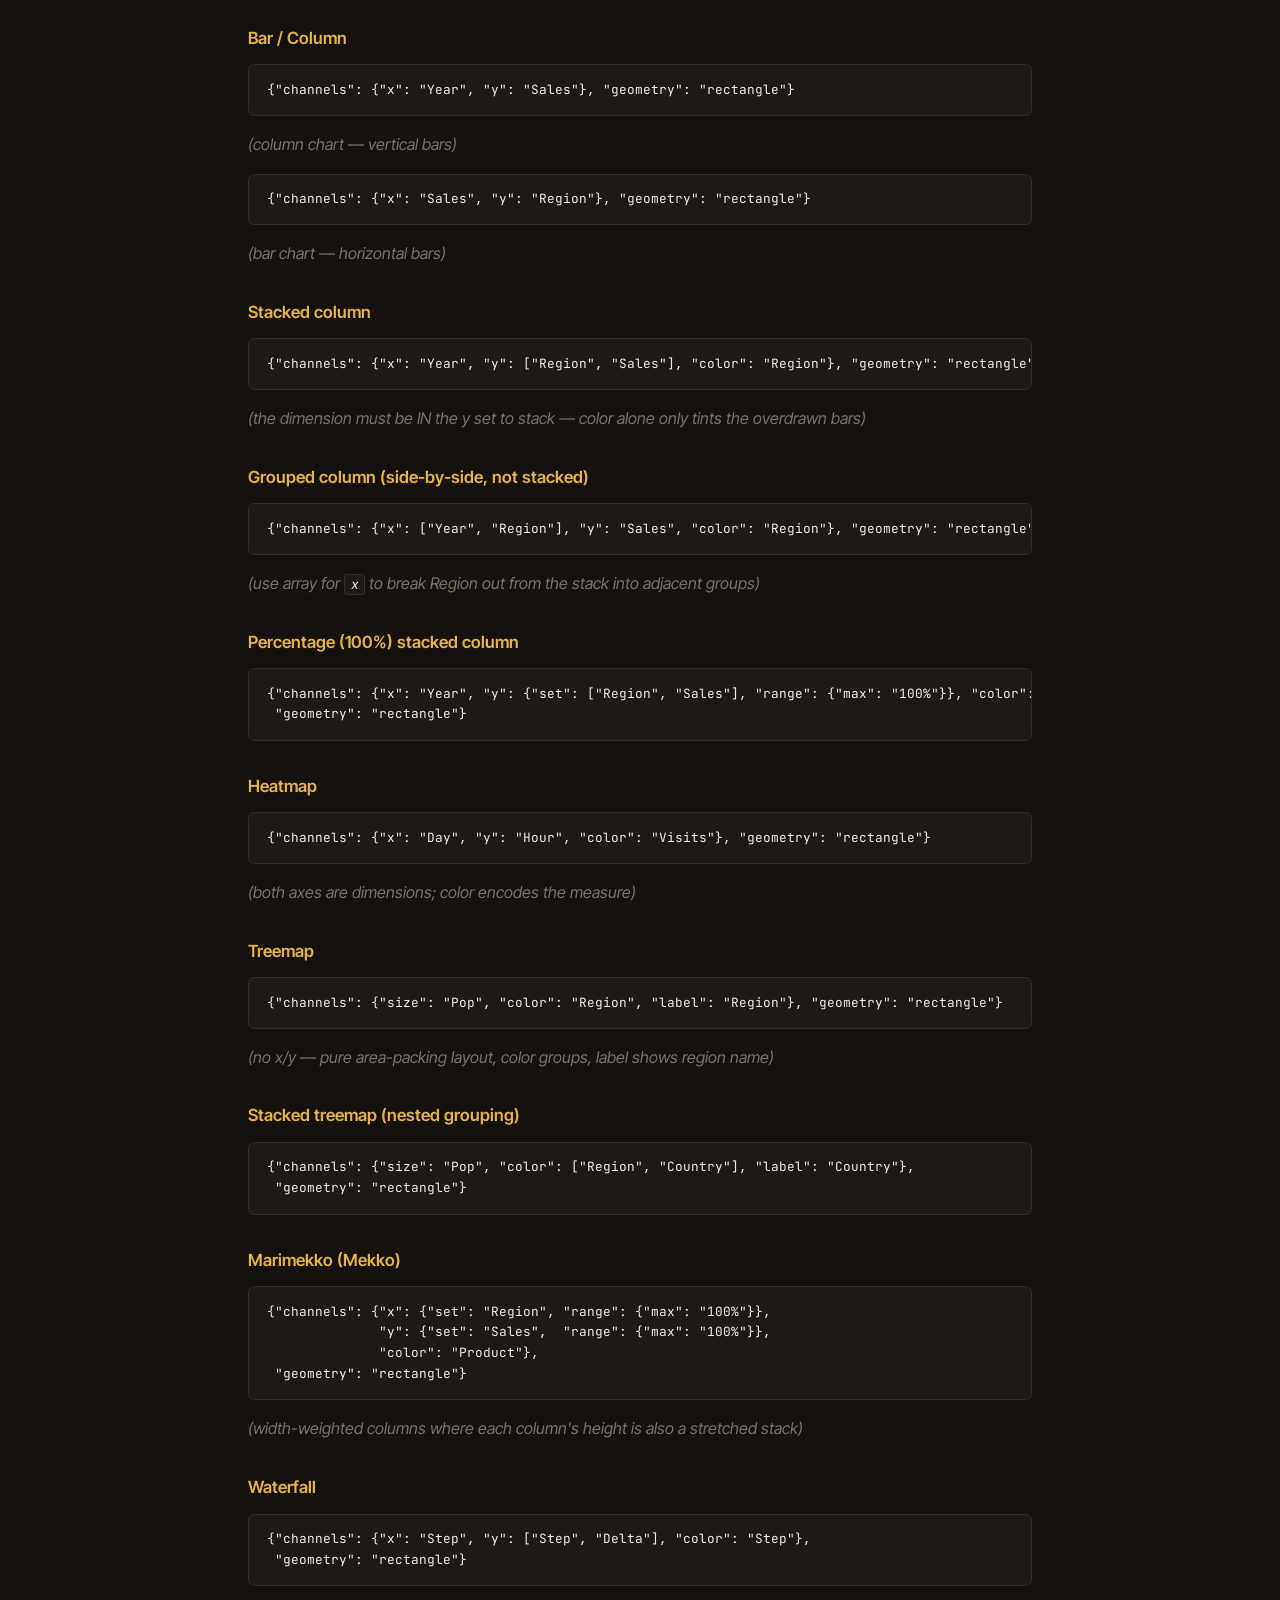
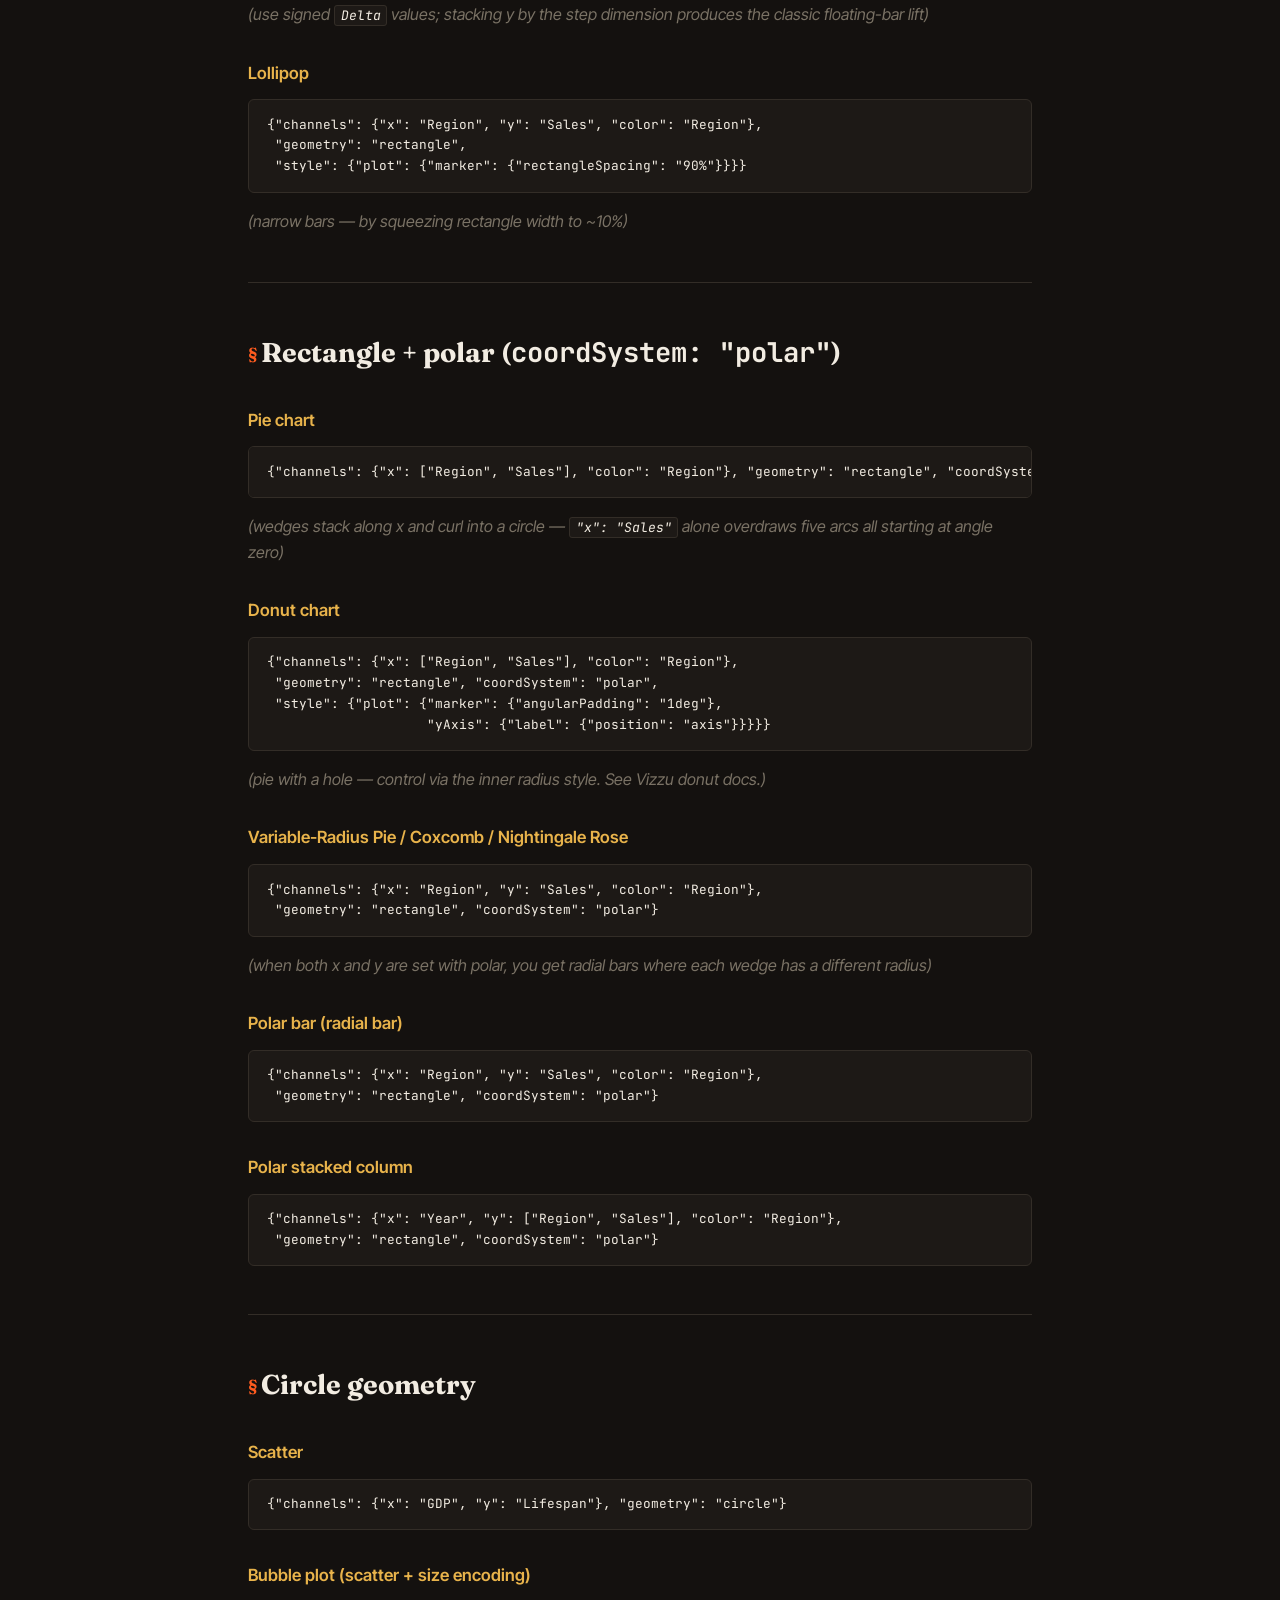
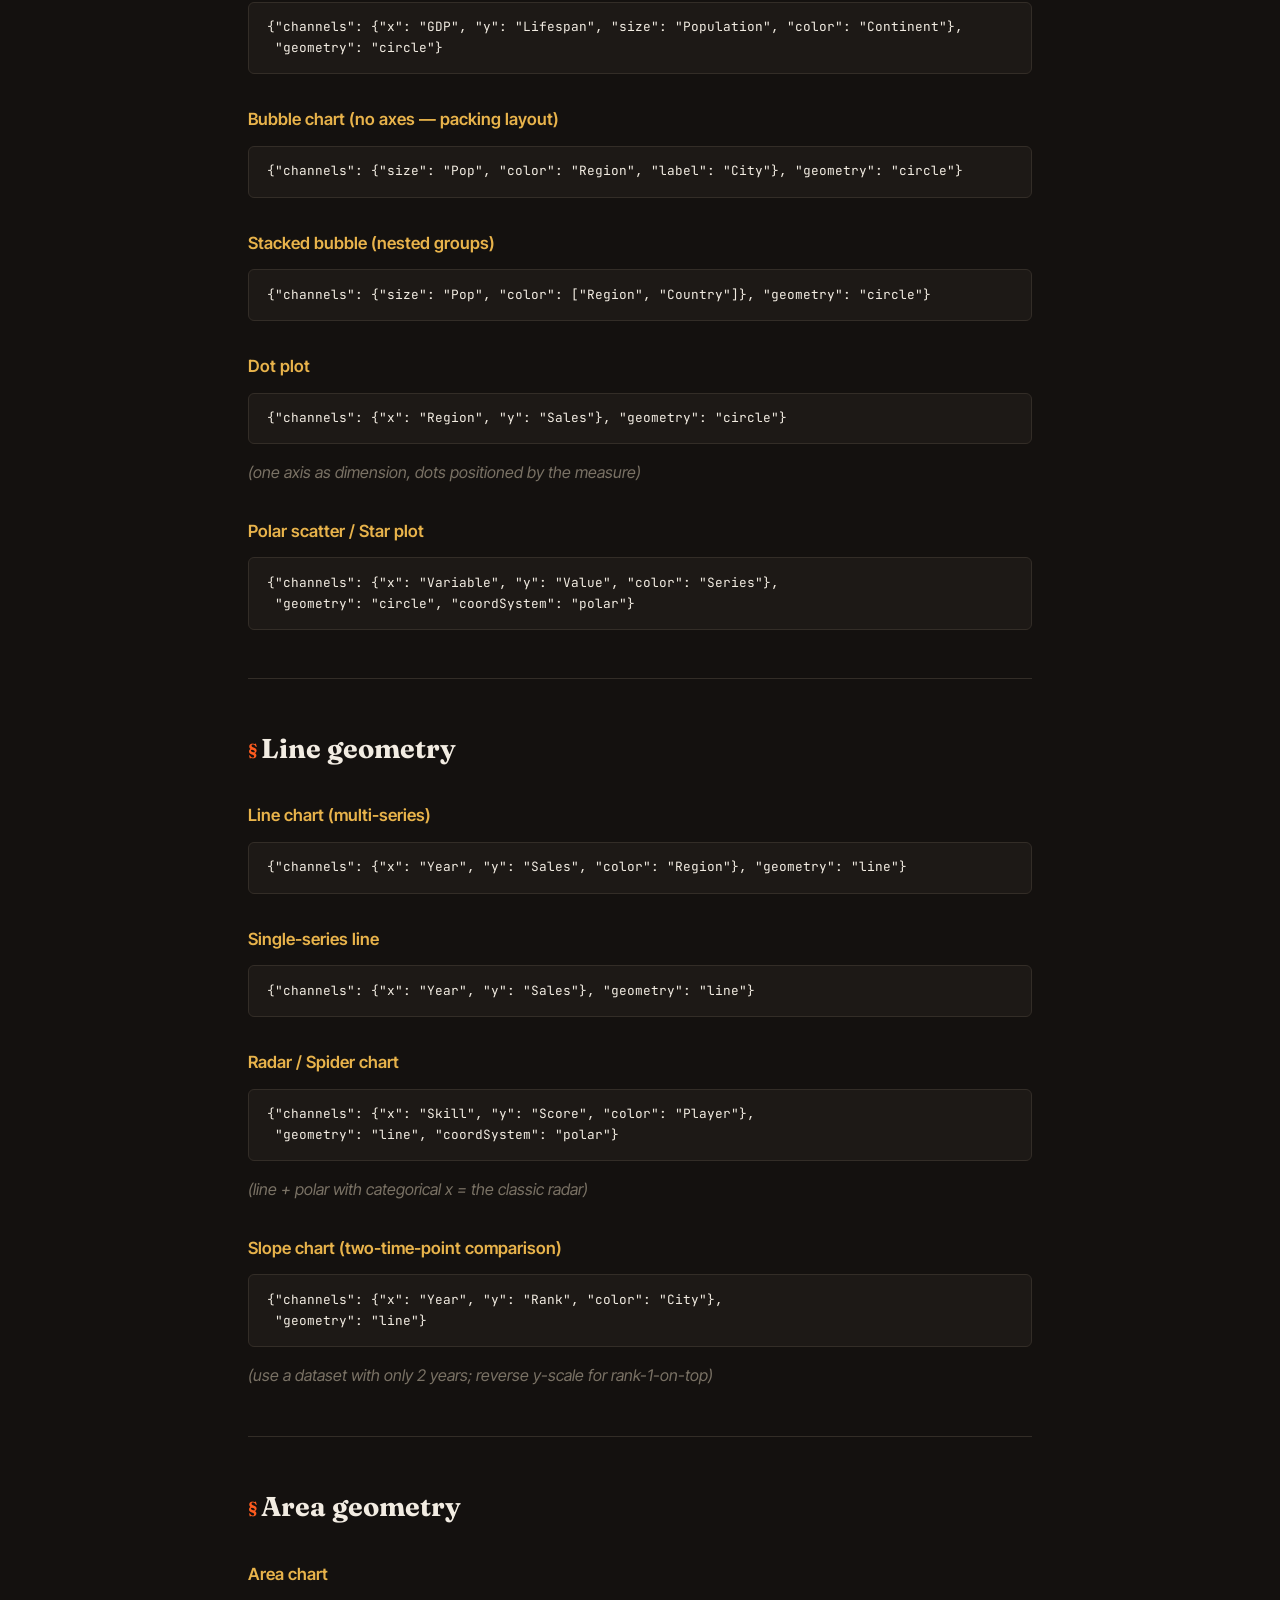
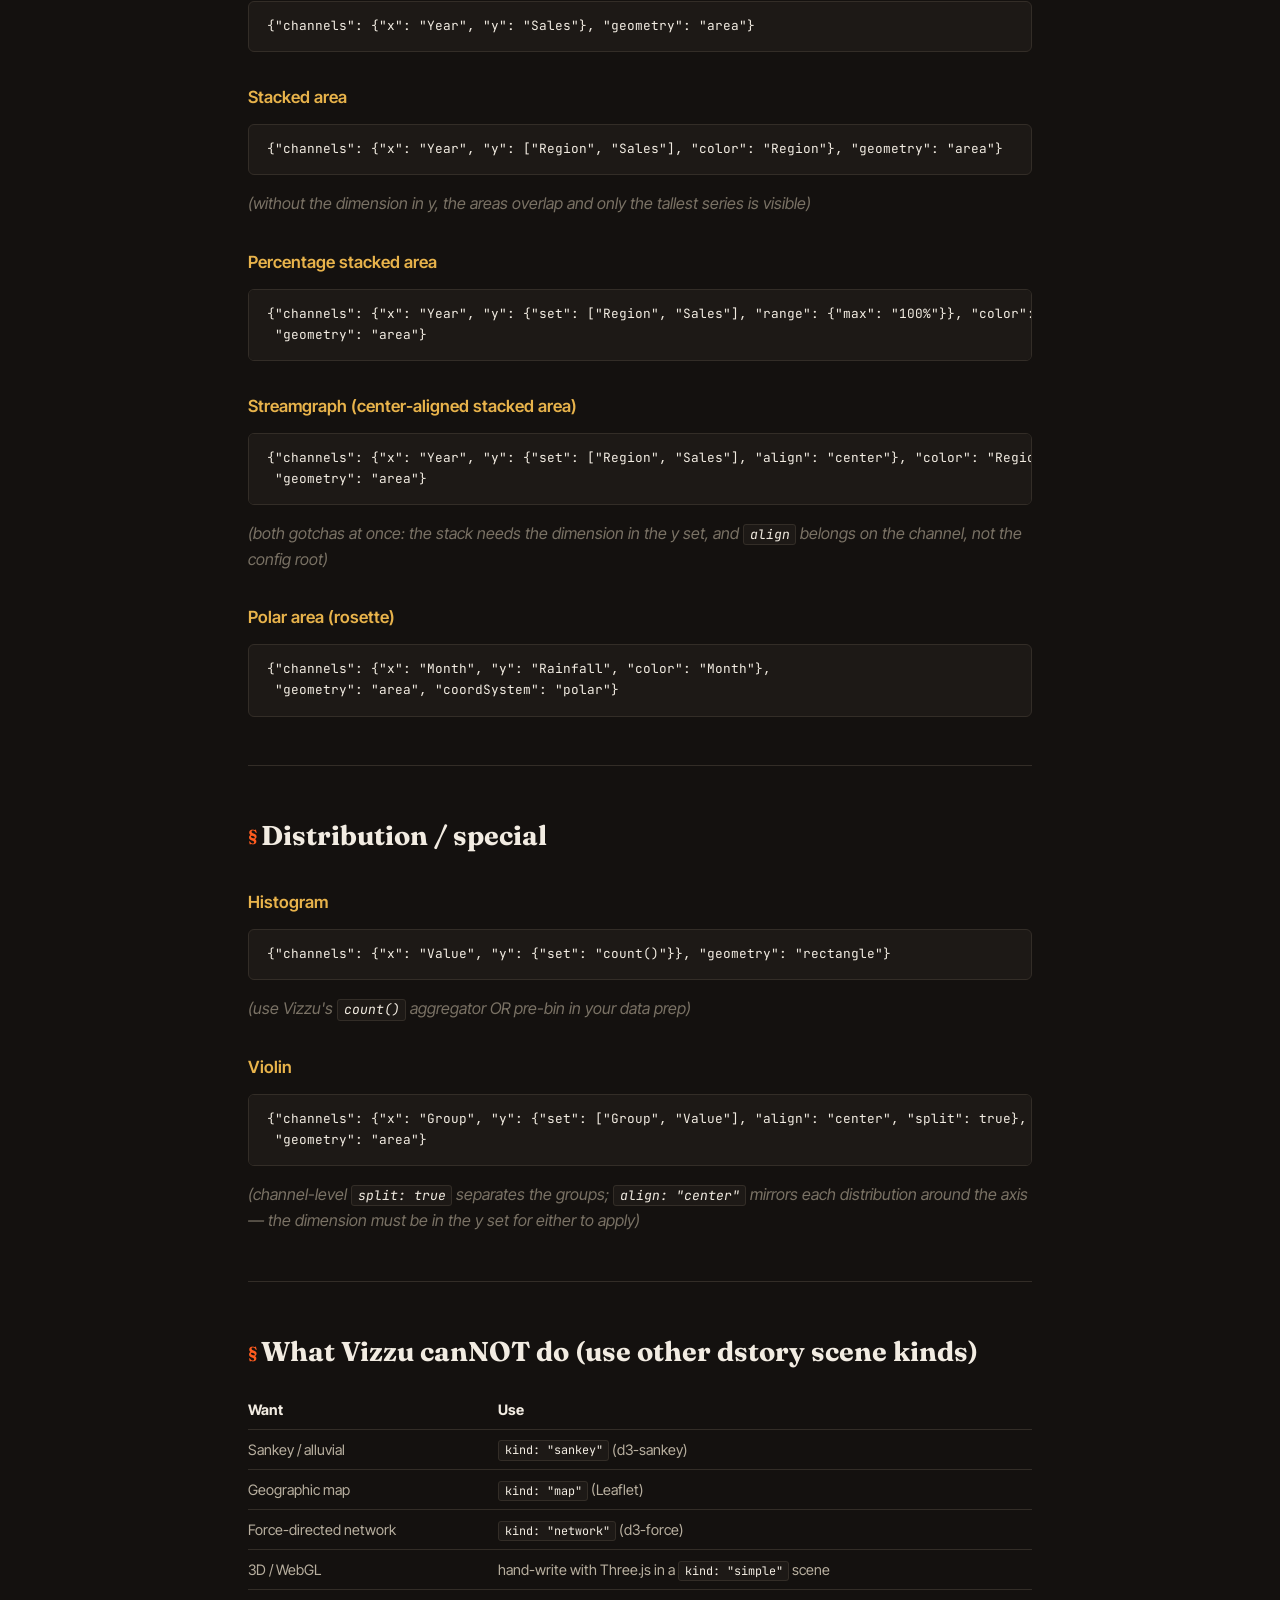
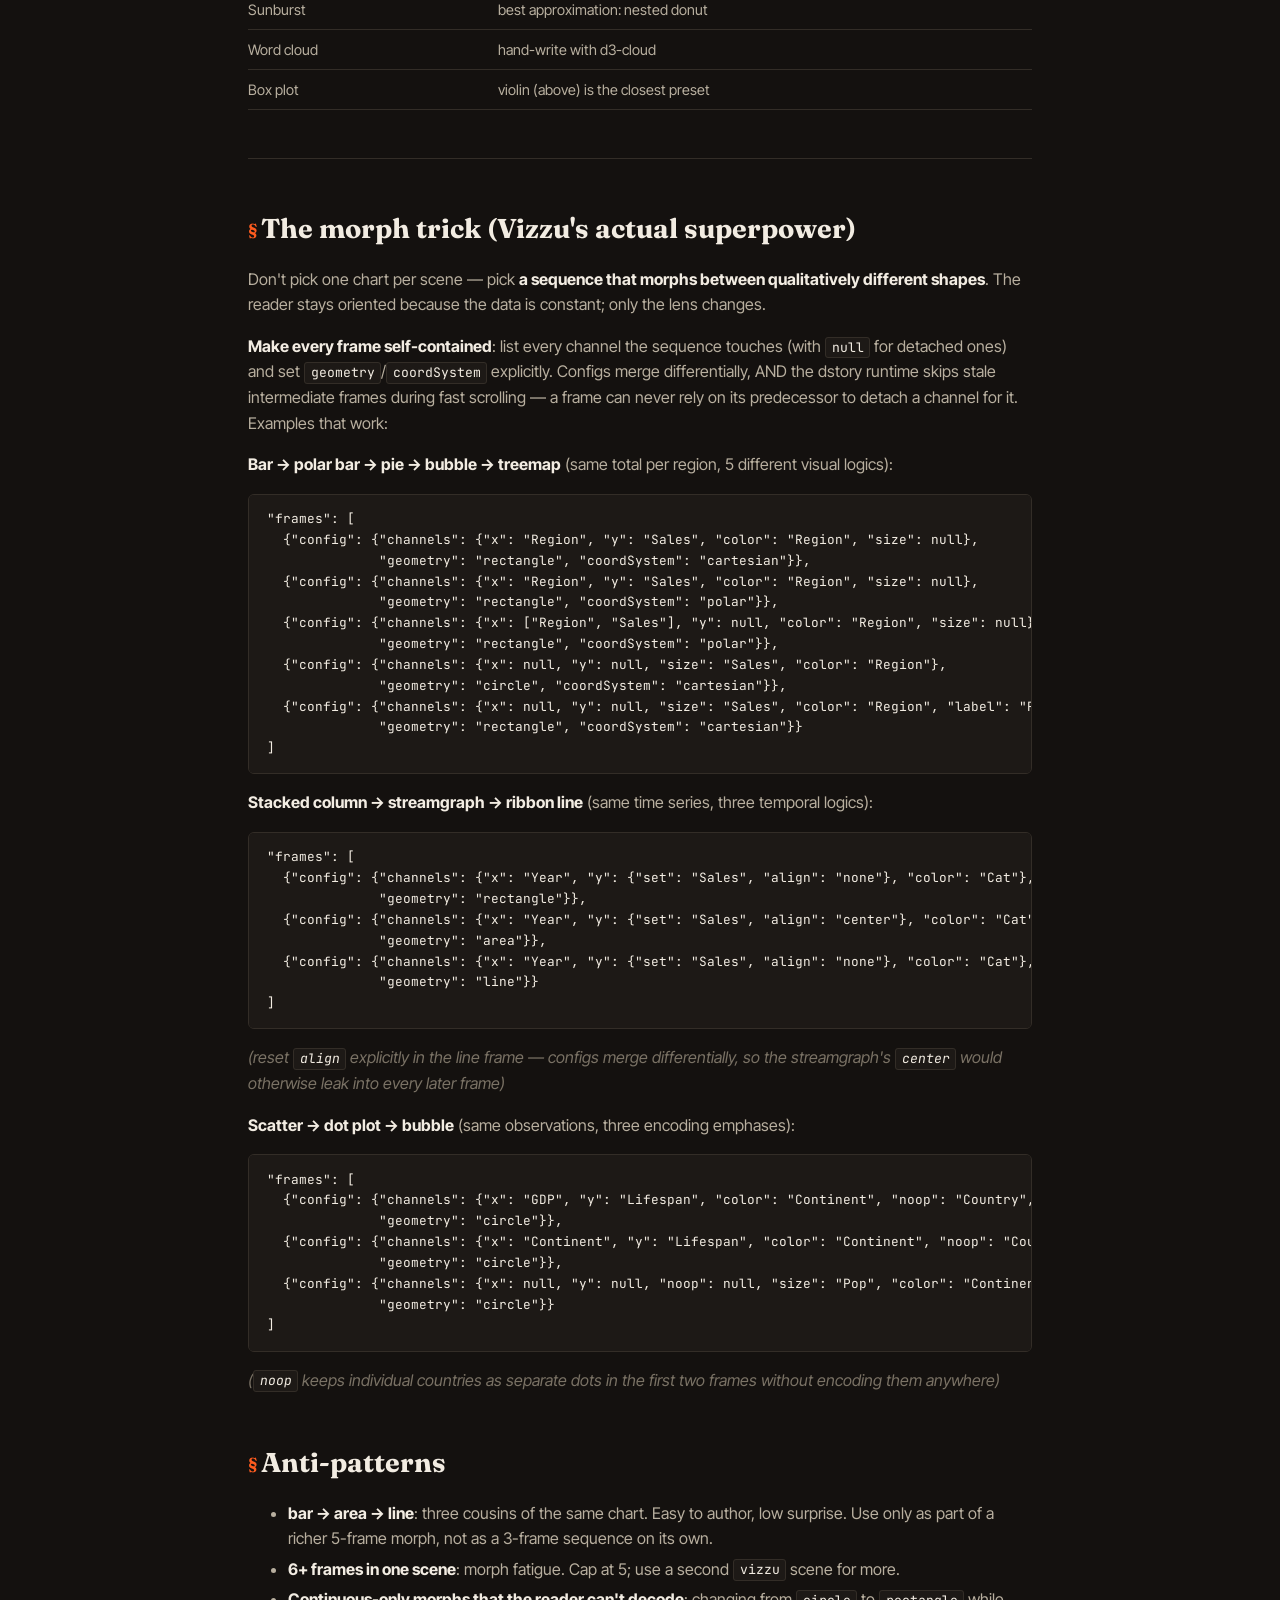
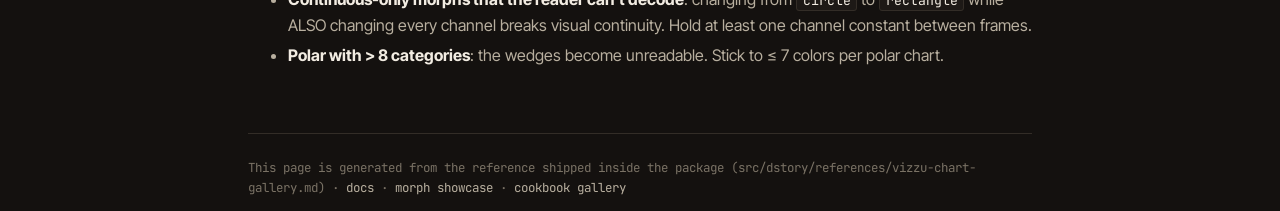
<file: docs/charts/index.html>
<!doctype html>
<html lang="en">
<head>
<meta charset="utf-8">
<meta name="viewport" content="width=device-width, initial-scale=1">
<title>dstory — Vizzu chart reference</title>
<meta name="description" content="Every Vizzu chart shape as a copy-paste JSON snippet for dstory's kind:vizzu scenes — 4 geometries x 2 coordinate systems x 7 channels.">
<link rel="preconnect" href="https://fonts.googleapis.com">
<link rel="preconnect" href="https://fonts.gstatic.com" crossorigin>
<link href="https://fonts.googleapis.com/css2?family=Fraunces:opsz,wght@9..144,400;9..144,700&family=Inter+Tight:wght@400;500;600&family=JetBrains+Mono:wght@400;500&display=swap" rel="stylesheet">
<style>
  :root {
    --bg: #14110f; --bg-elev: #1d1916; --ink: #f2ece2; --ink-soft: #b8af9f;
    --ink-faint: #7a7265; --accent: #ff5c1f; --accent-2: #e8b34b; --rule: #332d27;
  }
  * { box-sizing: border-box; }
  body { margin: 0; background: var(--bg); color: var(--ink);
         font: 16px/1.6 "Inter Tight", system-ui, sans-serif;
         -webkit-font-smoothing: antialiased; }
  .wrap { max-width: 52rem; margin: 0 auto; padding: 2.5rem 1.5rem 6rem; }
  .crumb { font-family: "JetBrains Mono", monospace; font-size: 0.78rem; }
  .crumb a { color: var(--ink-soft); }
  h1 { font-family: "Fraunces", Georgia, serif; font-size: 2.6rem; line-height: 1.05;
       letter-spacing: -0.015em; margin: 1rem 0; }
  h2 { font-family: "Fraunces", Georgia, serif; font-size: 1.7rem; margin: 3rem 0 0.75rem; }
  h2::before { content: "§ "; color: var(--accent); font-size: 1rem; vertical-align: 0.2em; }
  h3 { font-weight: 600; font-size: 1.05rem; margin: 2rem 0 0.5rem; color: var(--accent-2); }
  p, li { color: var(--ink-soft); }
  strong { color: var(--ink); }
  em { color: var(--ink-faint); }
  a { color: var(--accent); text-decoration: none; }
  a:hover { text-decoration: underline; }
  hr { border: 0; border-top: 1px solid var(--rule); margin: 3rem 0; }
  pre { background: var(--bg-elev); border: 1px solid var(--rule); border-radius: 6px;
        padding: 0.9rem 1.1rem; overflow-x: auto; font-size: 0.8rem; line-height: 1.55; }
  code { font-family: "JetBrains Mono", monospace; }
  p code, li code, td code { background: var(--bg-elev); border: 1px solid var(--rule);
        border-radius: 3px; padding: 0.08rem 0.35rem; font-size: 0.82em; color: var(--ink); }
  pre code { background: none; border: 0; padding: 0; color: var(--ink); }
  table { border-collapse: collapse; width: 100%; font-size: 0.9rem; margin: 1rem 0; }
  th, td { text-align: left; padding: 0.5rem 0.9rem 0.5rem 0; border-bottom: 1px solid var(--rule);
           color: var(--ink-soft); }
  th { color: var(--ink); }
  ol li, ul li { margin: 0.3rem 0; }
  footer { border-top: 1px solid var(--rule); margin-top: 4rem; padding-top: 1.5rem;
           font-family: "JetBrains Mono", monospace; font-size: 0.78rem; color: var(--ink-faint); }
  footer a { color: var(--ink-soft); }
</style>
</head>
<body>
<div class="wrap">
  <p class="crumb"><a href="../index.html">dstory docs</a> / chart reference ·
     <a href="../morphs/index.html">see it morph live →</a></p>
<h1>Vizzu Chart Gallery</h1>
<p>Every Vizzu chart type as a copy-paste JSON snippet that drops into a <code>kind: "vizzu"</code> scene's <code>frames[]</code> array. Vizzu has no fixed "chart types" — these are all combinations of <strong>4 geometries × 2 coordinate systems × 7 channels</strong>. Memorizing the four moves below unlocks the full range; the rest is recombination.</p>
<h2>The four geometries</h2>
<ul>
<li><strong><code>rectangle</code></strong> — bars, columns, treemaps, marimekkos, heatmaps, pies (with polar)</li>
<li><strong><code>circle</code></strong> — scatter, bubble, dot plots</li>
<li><strong><code>line</code></strong> — line charts, slope charts, radar (with polar)</li>
<li><strong><code>area</code></strong> — area, stacked area, streamgraph</li>
</ul>
<h2>The two coordinate systems</h2>
<ul>
<li><strong><code>cartesian</code></strong> (default) — flat x/y plane</li>
<li><strong><code>polar</code></strong> — wraps the x-axis into a circle. Bars become wedges, lines become radial.</li>
</ul>
<h2>The seven channels</h2>
<ul>
<li><strong><code>x</code></strong>, <strong><code>y</code></strong> — position axes</li>
<li><strong><code>color</code></strong> — hue (usually a dimension)</li>
<li><strong><code>size</code></strong> — area / radius (usually a measure)</li>
<li><strong><code>lightness</code></strong> — shade variation within a hue</li>
<li><strong><code>label</code></strong> — inline text on each element</li>
<li><strong><code>noop</code></strong> — included in groupby without encoding</li>
</ul>
<h2>Channel value forms</h2>
<ul>
<li>String: <code>"x": "Year"</code> (one field, default)</li>
<li>Object: <code>"x": {"set": "Year", "aggregator": "sum"}</code> (with options like <code>aggregator</code>, <code>range</code>, <code>align</code>, <code>split</code>)</li>
<li>Array (list): <code>"y": ["Region", "Pop"]</code> (multi-level grouping or stacking)</li>
</ul>
<h2>Two Vizzu 0.18 gotchas (both produce broken charts, only one errors)</h2>
<ol>
<li><strong>Stacking is explicit.</strong> <code>color</code> alone does NOT stack marks — without the
   dimension in the axis channel, all marks start at zero and overdraw each
   other (a "pie" becomes overlapping arcs; a "stacked" area shows only the
   tallest series). Composition charts need <code>[dimension, measure]</code> on the
   stacking axis: <code>"y": ["Region", "Sales"]</code>.</li>
<li><strong><code>align</code> and <code>split</code> live on the axis channel, not the config root.</strong>
   A root-level <code>"align"</code> is rejected with <code>align/...: invalid config
   parameter</code> — and in a dstory scene that kills the whole frame sequence.
   Write <code>"y": {"set": [...], "align": "center"}</code>.</li>
</ol>
<hr />
<h2>Rectangle geometry</h2>
<h3>Bar / Column</h3>
<pre><code class="language-json">{&quot;channels&quot;: {&quot;x&quot;: &quot;Year&quot;, &quot;y&quot;: &quot;Sales&quot;}, &quot;geometry&quot;: &quot;rectangle&quot;}
</code></pre>
<p><em>(column chart — vertical bars)</em></p>
<pre><code class="language-json">{&quot;channels&quot;: {&quot;x&quot;: &quot;Sales&quot;, &quot;y&quot;: &quot;Region&quot;}, &quot;geometry&quot;: &quot;rectangle&quot;}
</code></pre>
<p><em>(bar chart — horizontal bars)</em></p>
<h3>Stacked column</h3>
<pre><code class="language-json">{&quot;channels&quot;: {&quot;x&quot;: &quot;Year&quot;, &quot;y&quot;: [&quot;Region&quot;, &quot;Sales&quot;], &quot;color&quot;: &quot;Region&quot;}, &quot;geometry&quot;: &quot;rectangle&quot;}
</code></pre>
<p><em>(the dimension must be IN the y set to stack — color alone only tints the
overdrawn bars)</em></p>
<h3>Grouped column (side-by-side, not stacked)</h3>
<pre><code class="language-json">{&quot;channels&quot;: {&quot;x&quot;: [&quot;Year&quot;, &quot;Region&quot;], &quot;y&quot;: &quot;Sales&quot;, &quot;color&quot;: &quot;Region&quot;}, &quot;geometry&quot;: &quot;rectangle&quot;}
</code></pre>
<p><em>(use array for <code>x</code> to break Region out from the stack into adjacent groups)</em></p>
<h3>Percentage (100%) stacked column</h3>
<pre><code class="language-json">{&quot;channels&quot;: {&quot;x&quot;: &quot;Year&quot;, &quot;y&quot;: {&quot;set&quot;: [&quot;Region&quot;, &quot;Sales&quot;], &quot;range&quot;: {&quot;max&quot;: &quot;100%&quot;}}, &quot;color&quot;: &quot;Region&quot;},
 &quot;geometry&quot;: &quot;rectangle&quot;}
</code></pre>
<h3>Heatmap</h3>
<pre><code class="language-json">{&quot;channels&quot;: {&quot;x&quot;: &quot;Day&quot;, &quot;y&quot;: &quot;Hour&quot;, &quot;color&quot;: &quot;Visits&quot;}, &quot;geometry&quot;: &quot;rectangle&quot;}
</code></pre>
<p><em>(both axes are dimensions; color encodes the measure)</em></p>
<h3>Treemap</h3>
<pre><code class="language-json">{&quot;channels&quot;: {&quot;size&quot;: &quot;Pop&quot;, &quot;color&quot;: &quot;Region&quot;, &quot;label&quot;: &quot;Region&quot;}, &quot;geometry&quot;: &quot;rectangle&quot;}
</code></pre>
<p><em>(no x/y — pure area-packing layout, color groups, label shows region name)</em></p>
<h3>Stacked treemap (nested grouping)</h3>
<pre><code class="language-json">{&quot;channels&quot;: {&quot;size&quot;: &quot;Pop&quot;, &quot;color&quot;: [&quot;Region&quot;, &quot;Country&quot;], &quot;label&quot;: &quot;Country&quot;},
 &quot;geometry&quot;: &quot;rectangle&quot;}
</code></pre>
<h3>Marimekko (Mekko)</h3>
<pre><code class="language-json">{&quot;channels&quot;: {&quot;x&quot;: {&quot;set&quot;: &quot;Region&quot;, &quot;range&quot;: {&quot;max&quot;: &quot;100%&quot;}},
              &quot;y&quot;: {&quot;set&quot;: &quot;Sales&quot;,  &quot;range&quot;: {&quot;max&quot;: &quot;100%&quot;}},
              &quot;color&quot;: &quot;Product&quot;},
 &quot;geometry&quot;: &quot;rectangle&quot;}
</code></pre>
<p><em>(width-weighted columns where each column's height is also a stretched stack)</em></p>
<h3>Waterfall</h3>
<pre><code class="language-json">{&quot;channels&quot;: {&quot;x&quot;: &quot;Step&quot;, &quot;y&quot;: [&quot;Step&quot;, &quot;Delta&quot;], &quot;color&quot;: &quot;Step&quot;},
 &quot;geometry&quot;: &quot;rectangle&quot;}
</code></pre>
<p><em>(use signed <code>Delta</code> values; stacking y by the step dimension produces the
classic floating-bar lift)</em></p>
<h3>Lollipop</h3>
<pre><code class="language-json">{&quot;channels&quot;: {&quot;x&quot;: &quot;Region&quot;, &quot;y&quot;: &quot;Sales&quot;, &quot;color&quot;: &quot;Region&quot;},
 &quot;geometry&quot;: &quot;rectangle&quot;,
 &quot;style&quot;: {&quot;plot&quot;: {&quot;marker&quot;: {&quot;rectangleSpacing&quot;: &quot;90%&quot;}}}}
</code></pre>
<p><em>(narrow bars — by squeezing rectangle width to ~10%)</em></p>
<hr />
<h2>Rectangle + polar (<code>coordSystem: "polar"</code>)</h2>
<h3>Pie chart</h3>
<pre><code class="language-json">{&quot;channels&quot;: {&quot;x&quot;: [&quot;Region&quot;, &quot;Sales&quot;], &quot;color&quot;: &quot;Region&quot;}, &quot;geometry&quot;: &quot;rectangle&quot;, &quot;coordSystem&quot;: &quot;polar&quot;}
</code></pre>
<p><em>(wedges stack along x and curl into a circle — <code>"x": "Sales"</code> alone overdraws
five arcs all starting at angle zero)</em></p>
<h3>Donut chart</h3>
<pre><code class="language-json">{&quot;channels&quot;: {&quot;x&quot;: [&quot;Region&quot;, &quot;Sales&quot;], &quot;color&quot;: &quot;Region&quot;},
 &quot;geometry&quot;: &quot;rectangle&quot;, &quot;coordSystem&quot;: &quot;polar&quot;,
 &quot;style&quot;: {&quot;plot&quot;: {&quot;marker&quot;: {&quot;angularPadding&quot;: &quot;1deg&quot;},
                    &quot;yAxis&quot;: {&quot;label&quot;: {&quot;position&quot;: &quot;axis&quot;}}}}}
</code></pre>
<p><em>(pie with a hole — control via the inner radius style. See Vizzu donut docs.)</em></p>
<h3>Variable-Radius Pie / Coxcomb / Nightingale Rose</h3>
<pre><code class="language-json">{&quot;channels&quot;: {&quot;x&quot;: &quot;Region&quot;, &quot;y&quot;: &quot;Sales&quot;, &quot;color&quot;: &quot;Region&quot;},
 &quot;geometry&quot;: &quot;rectangle&quot;, &quot;coordSystem&quot;: &quot;polar&quot;}
</code></pre>
<p><em>(when both x and y are set with polar, you get radial bars where each wedge has a different radius)</em></p>
<h3>Polar bar (radial bar)</h3>
<pre><code class="language-json">{&quot;channels&quot;: {&quot;x&quot;: &quot;Region&quot;, &quot;y&quot;: &quot;Sales&quot;, &quot;color&quot;: &quot;Region&quot;},
 &quot;geometry&quot;: &quot;rectangle&quot;, &quot;coordSystem&quot;: &quot;polar&quot;}
</code></pre>
<h3>Polar stacked column</h3>
<pre><code class="language-json">{&quot;channels&quot;: {&quot;x&quot;: &quot;Year&quot;, &quot;y&quot;: [&quot;Region&quot;, &quot;Sales&quot;], &quot;color&quot;: &quot;Region&quot;},
 &quot;geometry&quot;: &quot;rectangle&quot;, &quot;coordSystem&quot;: &quot;polar&quot;}
</code></pre>
<hr />
<h2>Circle geometry</h2>
<h3>Scatter</h3>
<pre><code class="language-json">{&quot;channels&quot;: {&quot;x&quot;: &quot;GDP&quot;, &quot;y&quot;: &quot;Lifespan&quot;}, &quot;geometry&quot;: &quot;circle&quot;}
</code></pre>
<h3>Bubble plot (scatter + size encoding)</h3>
<pre><code class="language-json">{&quot;channels&quot;: {&quot;x&quot;: &quot;GDP&quot;, &quot;y&quot;: &quot;Lifespan&quot;, &quot;size&quot;: &quot;Population&quot;, &quot;color&quot;: &quot;Continent&quot;},
 &quot;geometry&quot;: &quot;circle&quot;}
</code></pre>
<h3>Bubble chart (no axes — packing layout)</h3>
<pre><code class="language-json">{&quot;channels&quot;: {&quot;size&quot;: &quot;Pop&quot;, &quot;color&quot;: &quot;Region&quot;, &quot;label&quot;: &quot;City&quot;}, &quot;geometry&quot;: &quot;circle&quot;}
</code></pre>
<h3>Stacked bubble (nested groups)</h3>
<pre><code class="language-json">{&quot;channels&quot;: {&quot;size&quot;: &quot;Pop&quot;, &quot;color&quot;: [&quot;Region&quot;, &quot;Country&quot;]}, &quot;geometry&quot;: &quot;circle&quot;}
</code></pre>
<h3>Dot plot</h3>
<pre><code class="language-json">{&quot;channels&quot;: {&quot;x&quot;: &quot;Region&quot;, &quot;y&quot;: &quot;Sales&quot;}, &quot;geometry&quot;: &quot;circle&quot;}
</code></pre>
<p><em>(one axis as dimension, dots positioned by the measure)</em></p>
<h3>Polar scatter / Star plot</h3>
<pre><code class="language-json">{&quot;channels&quot;: {&quot;x&quot;: &quot;Variable&quot;, &quot;y&quot;: &quot;Value&quot;, &quot;color&quot;: &quot;Series&quot;},
 &quot;geometry&quot;: &quot;circle&quot;, &quot;coordSystem&quot;: &quot;polar&quot;}
</code></pre>
<hr />
<h2>Line geometry</h2>
<h3>Line chart (multi-series)</h3>
<pre><code class="language-json">{&quot;channels&quot;: {&quot;x&quot;: &quot;Year&quot;, &quot;y&quot;: &quot;Sales&quot;, &quot;color&quot;: &quot;Region&quot;}, &quot;geometry&quot;: &quot;line&quot;}
</code></pre>
<h3>Single-series line</h3>
<pre><code class="language-json">{&quot;channels&quot;: {&quot;x&quot;: &quot;Year&quot;, &quot;y&quot;: &quot;Sales&quot;}, &quot;geometry&quot;: &quot;line&quot;}
</code></pre>
<h3>Radar / Spider chart</h3>
<pre><code class="language-json">{&quot;channels&quot;: {&quot;x&quot;: &quot;Skill&quot;, &quot;y&quot;: &quot;Score&quot;, &quot;color&quot;: &quot;Player&quot;},
 &quot;geometry&quot;: &quot;line&quot;, &quot;coordSystem&quot;: &quot;polar&quot;}
</code></pre>
<p><em>(line + polar with categorical x = the classic radar)</em></p>
<h3>Slope chart (two-time-point comparison)</h3>
<pre><code class="language-json">{&quot;channels&quot;: {&quot;x&quot;: &quot;Year&quot;, &quot;y&quot;: &quot;Rank&quot;, &quot;color&quot;: &quot;City&quot;},
 &quot;geometry&quot;: &quot;line&quot;}
</code></pre>
<p><em>(use a dataset with only 2 years; reverse y-scale for rank-1-on-top)</em></p>
<hr />
<h2>Area geometry</h2>
<h3>Area chart</h3>
<pre><code class="language-json">{&quot;channels&quot;: {&quot;x&quot;: &quot;Year&quot;, &quot;y&quot;: &quot;Sales&quot;}, &quot;geometry&quot;: &quot;area&quot;}
</code></pre>
<h3>Stacked area</h3>
<pre><code class="language-json">{&quot;channels&quot;: {&quot;x&quot;: &quot;Year&quot;, &quot;y&quot;: [&quot;Region&quot;, &quot;Sales&quot;], &quot;color&quot;: &quot;Region&quot;}, &quot;geometry&quot;: &quot;area&quot;}
</code></pre>
<p><em>(without the dimension in y, the areas overlap and only the tallest series
is visible)</em></p>
<h3>Percentage stacked area</h3>
<pre><code class="language-json">{&quot;channels&quot;: {&quot;x&quot;: &quot;Year&quot;, &quot;y&quot;: {&quot;set&quot;: [&quot;Region&quot;, &quot;Sales&quot;], &quot;range&quot;: {&quot;max&quot;: &quot;100%&quot;}}, &quot;color&quot;: &quot;Region&quot;},
 &quot;geometry&quot;: &quot;area&quot;}
</code></pre>
<h3>Streamgraph (center-aligned stacked area)</h3>
<pre><code class="language-json">{&quot;channels&quot;: {&quot;x&quot;: &quot;Year&quot;, &quot;y&quot;: {&quot;set&quot;: [&quot;Region&quot;, &quot;Sales&quot;], &quot;align&quot;: &quot;center&quot;}, &quot;color&quot;: &quot;Region&quot;},
 &quot;geometry&quot;: &quot;area&quot;}
</code></pre>
<p><em>(both gotchas at once: the stack needs the dimension in the y set, and
<code>align</code> belongs on the channel, not the config root)</em></p>
<h3>Polar area (rosette)</h3>
<pre><code class="language-json">{&quot;channels&quot;: {&quot;x&quot;: &quot;Month&quot;, &quot;y&quot;: &quot;Rainfall&quot;, &quot;color&quot;: &quot;Month&quot;},
 &quot;geometry&quot;: &quot;area&quot;, &quot;coordSystem&quot;: &quot;polar&quot;}
</code></pre>
<hr />
<h2>Distribution / special</h2>
<h3>Histogram</h3>
<pre><code class="language-json">{&quot;channels&quot;: {&quot;x&quot;: &quot;Value&quot;, &quot;y&quot;: {&quot;set&quot;: &quot;count()&quot;}}, &quot;geometry&quot;: &quot;rectangle&quot;}
</code></pre>
<p><em>(use Vizzu's <code>count()</code> aggregator OR pre-bin in your data prep)</em></p>
<h3>Violin</h3>
<pre><code class="language-json">{&quot;channels&quot;: {&quot;x&quot;: &quot;Group&quot;, &quot;y&quot;: {&quot;set&quot;: [&quot;Group&quot;, &quot;Value&quot;], &quot;align&quot;: &quot;center&quot;, &quot;split&quot;: true}, &quot;color&quot;: &quot;Group&quot;},
 &quot;geometry&quot;: &quot;area&quot;}
</code></pre>
<p><em>(channel-level <code>split: true</code> separates the groups; <code>align: "center"</code> mirrors
each distribution around the axis — the dimension must be in the y set for
either to apply)</em></p>
<hr />
<h2>What Vizzu canNOT do (use other dstory scene kinds)</h2>
<table>
<thead>
<tr>
<th>Want</th>
<th>Use</th>
</tr>
</thead>
<tbody>
<tr>
<td>Sankey / alluvial</td>
<td><code>kind: "sankey"</code> (d3-sankey)</td>
</tr>
<tr>
<td>Geographic map</td>
<td><code>kind: "map"</code> (Leaflet)</td>
</tr>
<tr>
<td>Force-directed network</td>
<td><code>kind: "network"</code> (d3-force)</td>
</tr>
<tr>
<td>3D / WebGL</td>
<td>hand-write with Three.js in a <code>kind: "simple"</code> scene</td>
</tr>
<tr>
<td>Sunburst</td>
<td>best approximation: nested donut</td>
</tr>
<tr>
<td>Word cloud</td>
<td>hand-write with d3-cloud</td>
</tr>
<tr>
<td>Box plot</td>
<td>violin (above) is the closest preset</td>
</tr>
</tbody>
</table>
<hr />
<h2>The morph trick (Vizzu's actual superpower)</h2>
<p>Don't pick one chart per scene — pick <strong>a sequence that morphs between qualitatively different shapes</strong>. The reader stays oriented because the data is constant; only the lens changes.</p>
<p><strong>Make every frame self-contained</strong>: list every channel the sequence touches
(with <code>null</code> for detached ones) and set <code>geometry</code>/<code>coordSystem</code> explicitly.
Configs merge differentially, AND the dstory runtime skips stale intermediate
frames during fast scrolling — a frame can never rely on its predecessor to
detach a channel for it. Examples that work:</p>
<p><strong>Bar → polar bar → pie → bubble → treemap</strong> (same total per region, 5 different visual logics):</p>
<pre><code class="language-json">&quot;frames&quot;: [
  {&quot;config&quot;: {&quot;channels&quot;: {&quot;x&quot;: &quot;Region&quot;, &quot;y&quot;: &quot;Sales&quot;, &quot;color&quot;: &quot;Region&quot;, &quot;size&quot;: null},
              &quot;geometry&quot;: &quot;rectangle&quot;, &quot;coordSystem&quot;: &quot;cartesian&quot;}},
  {&quot;config&quot;: {&quot;channels&quot;: {&quot;x&quot;: &quot;Region&quot;, &quot;y&quot;: &quot;Sales&quot;, &quot;color&quot;: &quot;Region&quot;, &quot;size&quot;: null},
              &quot;geometry&quot;: &quot;rectangle&quot;, &quot;coordSystem&quot;: &quot;polar&quot;}},
  {&quot;config&quot;: {&quot;channels&quot;: {&quot;x&quot;: [&quot;Region&quot;, &quot;Sales&quot;], &quot;y&quot;: null, &quot;color&quot;: &quot;Region&quot;, &quot;size&quot;: null},
              &quot;geometry&quot;: &quot;rectangle&quot;, &quot;coordSystem&quot;: &quot;polar&quot;}},
  {&quot;config&quot;: {&quot;channels&quot;: {&quot;x&quot;: null, &quot;y&quot;: null, &quot;size&quot;: &quot;Sales&quot;, &quot;color&quot;: &quot;Region&quot;},
              &quot;geometry&quot;: &quot;circle&quot;, &quot;coordSystem&quot;: &quot;cartesian&quot;}},
  {&quot;config&quot;: {&quot;channels&quot;: {&quot;x&quot;: null, &quot;y&quot;: null, &quot;size&quot;: &quot;Sales&quot;, &quot;color&quot;: &quot;Region&quot;, &quot;label&quot;: &quot;Region&quot;},
              &quot;geometry&quot;: &quot;rectangle&quot;, &quot;coordSystem&quot;: &quot;cartesian&quot;}}
]
</code></pre>
<p><strong>Stacked column → streamgraph → ribbon line</strong> (same time series, three temporal logics):</p>
<pre><code class="language-json">&quot;frames&quot;: [
  {&quot;config&quot;: {&quot;channels&quot;: {&quot;x&quot;: &quot;Year&quot;, &quot;y&quot;: {&quot;set&quot;: &quot;Sales&quot;, &quot;align&quot;: &quot;none&quot;}, &quot;color&quot;: &quot;Cat&quot;},
              &quot;geometry&quot;: &quot;rectangle&quot;}},
  {&quot;config&quot;: {&quot;channels&quot;: {&quot;x&quot;: &quot;Year&quot;, &quot;y&quot;: {&quot;set&quot;: &quot;Sales&quot;, &quot;align&quot;: &quot;center&quot;}, &quot;color&quot;: &quot;Cat&quot;},
              &quot;geometry&quot;: &quot;area&quot;}},
  {&quot;config&quot;: {&quot;channels&quot;: {&quot;x&quot;: &quot;Year&quot;, &quot;y&quot;: {&quot;set&quot;: &quot;Sales&quot;, &quot;align&quot;: &quot;none&quot;}, &quot;color&quot;: &quot;Cat&quot;},
              &quot;geometry&quot;: &quot;line&quot;}}
]
</code></pre>
<p><em>(reset <code>align</code> explicitly in the line frame — configs merge differentially, so
the streamgraph's <code>center</code> would otherwise leak into every later frame)</em></p>
<p><strong>Scatter → dot plot → bubble</strong> (same observations, three encoding emphases):</p>
<pre><code class="language-json">&quot;frames&quot;: [
  {&quot;config&quot;: {&quot;channels&quot;: {&quot;x&quot;: &quot;GDP&quot;, &quot;y&quot;: &quot;Lifespan&quot;, &quot;color&quot;: &quot;Continent&quot;, &quot;noop&quot;: &quot;Country&quot;, &quot;size&quot;: null},
              &quot;geometry&quot;: &quot;circle&quot;}},
  {&quot;config&quot;: {&quot;channels&quot;: {&quot;x&quot;: &quot;Continent&quot;, &quot;y&quot;: &quot;Lifespan&quot;, &quot;color&quot;: &quot;Continent&quot;, &quot;noop&quot;: &quot;Country&quot;, &quot;size&quot;: null},
              &quot;geometry&quot;: &quot;circle&quot;}},
  {&quot;config&quot;: {&quot;channels&quot;: {&quot;x&quot;: null, &quot;y&quot;: null, &quot;noop&quot;: null, &quot;size&quot;: &quot;Pop&quot;, &quot;color&quot;: &quot;Continent&quot;},
              &quot;geometry&quot;: &quot;circle&quot;}}
]
</code></pre>
<p><em>(<code>noop</code> keeps individual countries as separate dots in the first two frames
without encoding them anywhere)</em></p>
<h2>Anti-patterns</h2>
<ul>
<li><strong>bar → area → line</strong>: three cousins of the same chart. Easy to author, low surprise. Use only as part of a richer 5-frame morph, not as a 3-frame sequence on its own.</li>
<li><strong>6+ frames in one scene</strong>: morph fatigue. Cap at 5; use a second <code>vizzu</code> scene for more.</li>
<li><strong>Continuous-only morphs that the reader can't decode</strong>: changing from <code>circle</code> to <code>rectangle</code> while ALSO changing every channel breaks visual continuity. Hold at least one channel constant between frames.</li>
<li><strong>Polar with &gt; 8 categories</strong>: the wedges become unreadable. Stick to ≤ 7 colors per polar chart.</li>
</ul>
  <footer>
    This page is generated from the reference shipped inside the package
    (<code>src/dstory/references/vizzu-chart-gallery.md</code>) ·
    <a href="../index.html">docs</a> ·
    <a href="../morphs/index.html">morph showcase</a> ·
    <a href="../gallery/index.html">cookbook gallery</a>
  </footer>
</div>
</body>
</html>
</file>
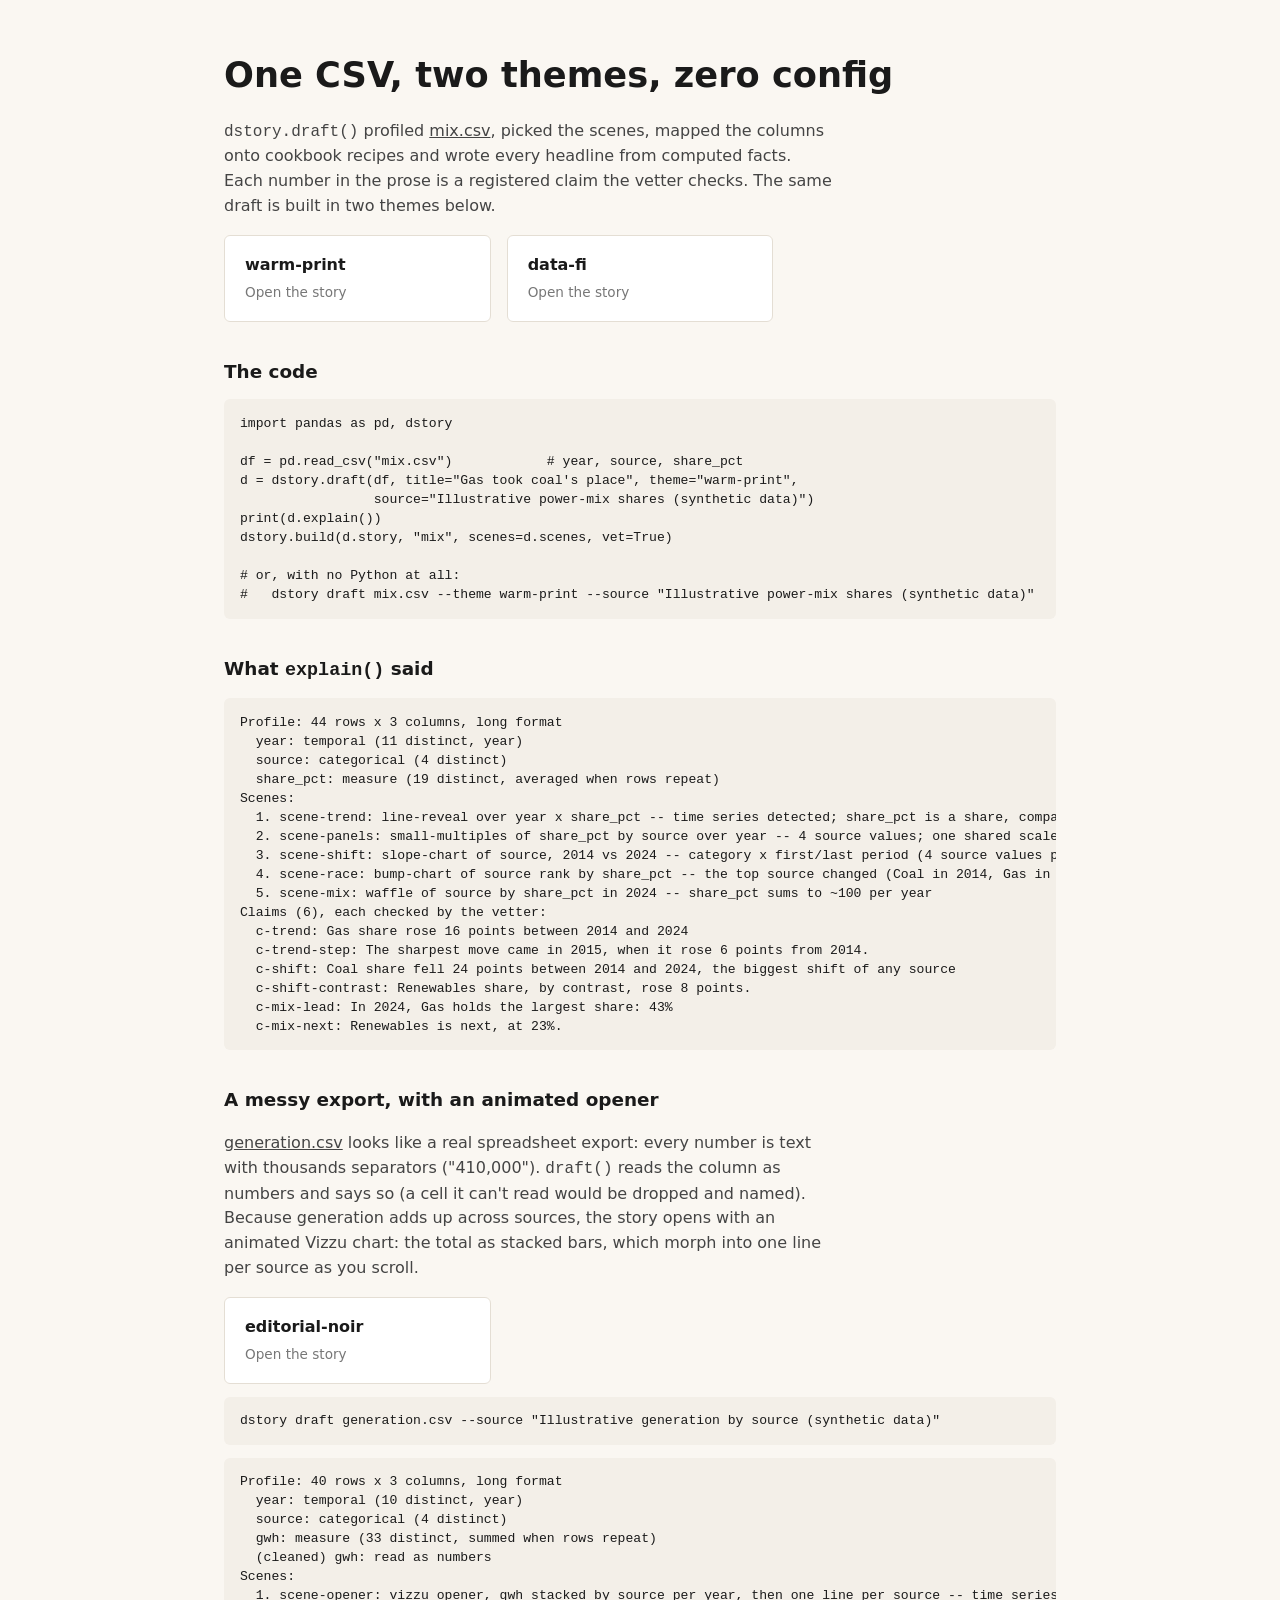
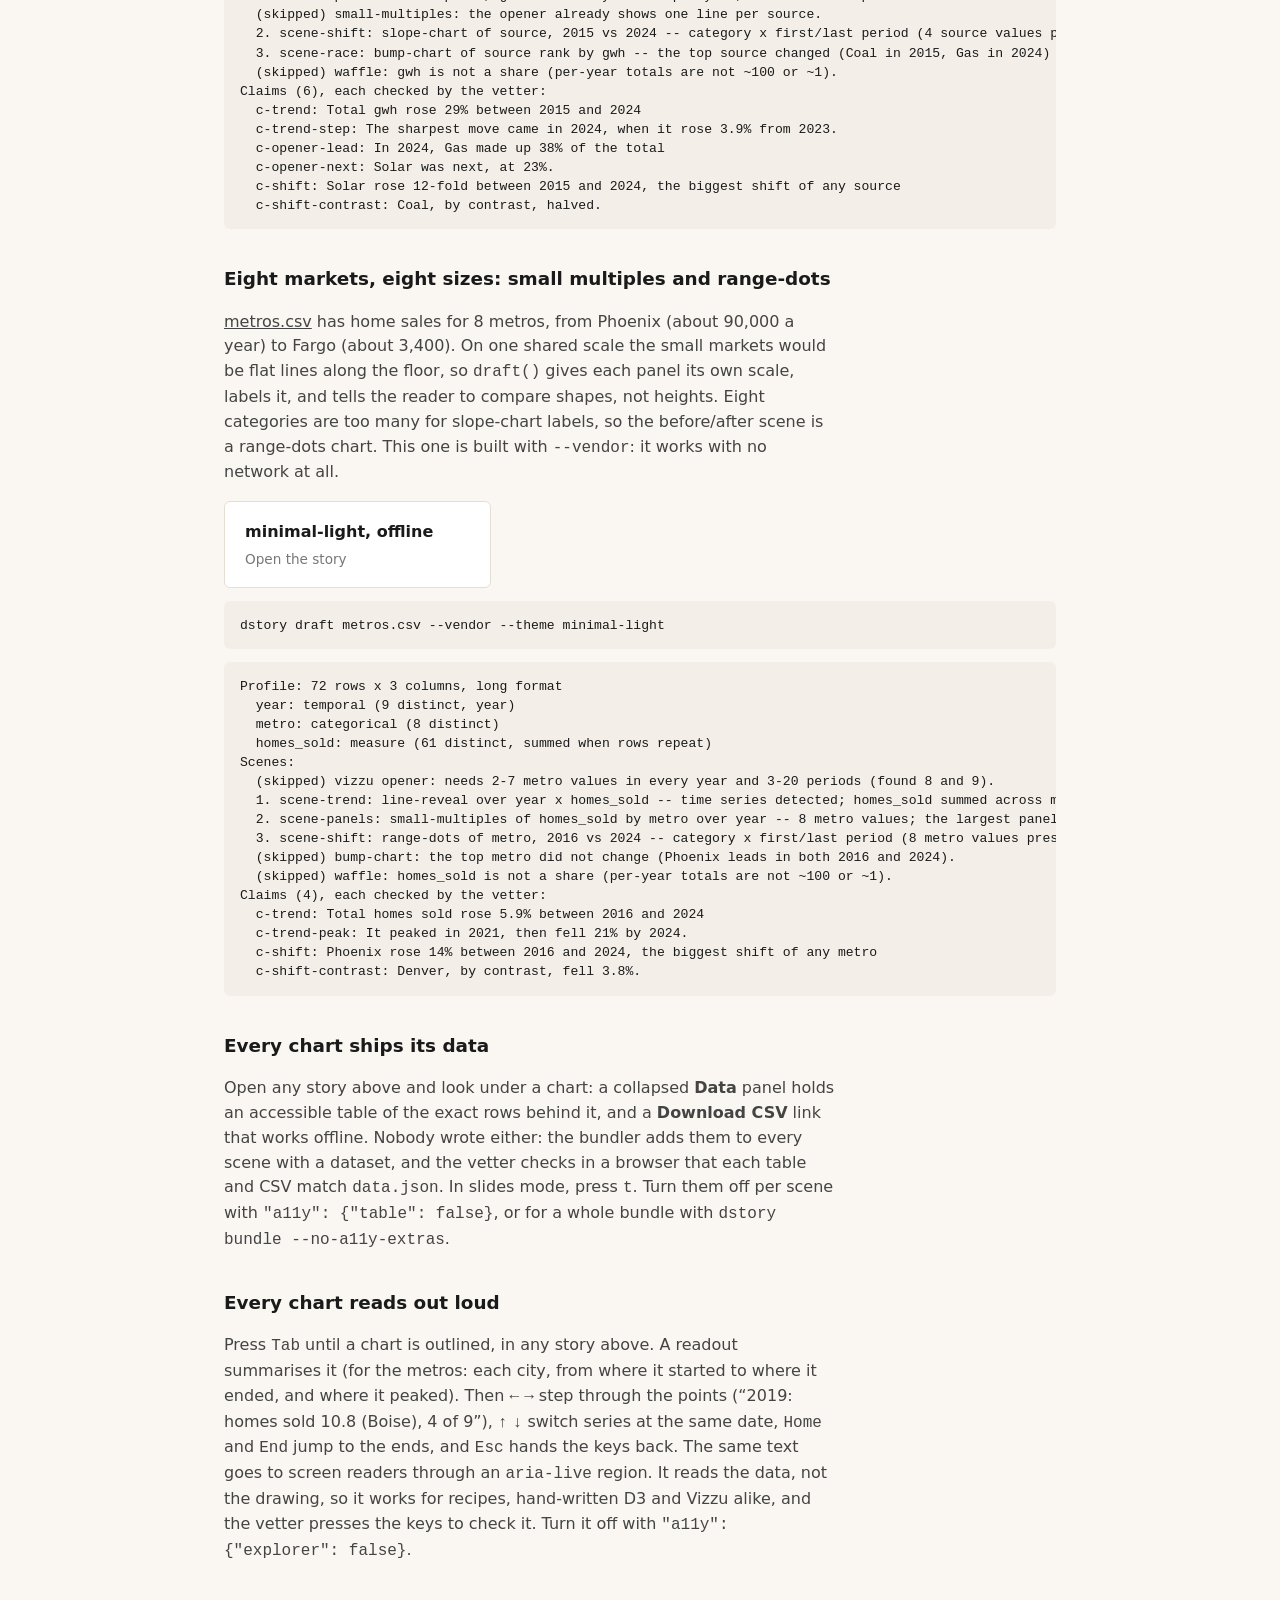
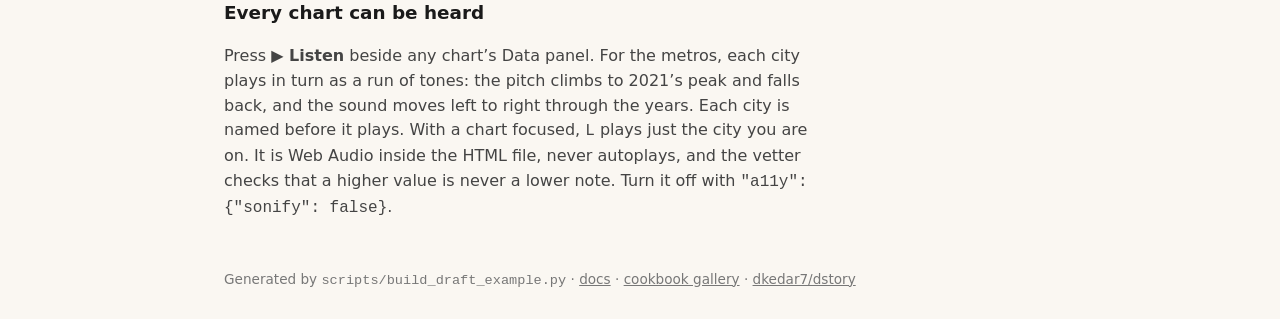
<file: docs/drafted/index.html>
<!doctype html>
<html lang="en">
<head>
<meta charset="utf-8">
<meta name="viewport" content="width=device-width, initial-scale=1">
<title>dstory.draft: one CSV, two themes</title>
<style>
  :root { color-scheme: light; }
  body { margin: 0; padding: 3rem 1.5rem; background: #faf7f2; color: #1a1a1a;
         font: 16px/1.55 system-ui, sans-serif; }
  main { max-width: 52rem; margin: 0 auto; }
  h1 { font-size: 2.2rem; margin: 0 0 0.5rem; }
  h2 { font-size: 1.15rem; margin: 2.25rem 0 0.5rem; }
  p { color: #444; max-width: 60ch; }
  pre { background: #f3efe8; padding: 0.9rem 1rem; border-radius: 6px; overflow-x: auto;
        font-size: 0.82rem; line-height: 1.45; }
  .cards { display: grid; gap: 1rem; grid-template-columns: repeat(auto-fill, minmax(220px, 1fr)); }
  .card { display: block; padding: 1.1rem 1.25rem; background: #fff; border: 1px solid #e4ded4;
          border-radius: 6px; text-decoration: none; color: inherit; }
  .card span { display: block; color: #777; font-size: 0.85rem; margin-top: 0.25rem; }
  footer { margin-top: 3rem; color: #777; font-size: 0.85rem; }
  a { color: inherit; }
</style>
</head>
<body>
<main>
  <h1>One CSV, two themes, zero config</h1>
  <p><code>dstory.draft()</code> profiled <a href="mix.csv">mix.csv</a>, picked the scenes,
     mapped the columns onto cookbook recipes and wrote every headline from computed
     facts. Each number in the prose is a registered claim the vetter checks.
     The same draft is built in two themes below.</p>
  <div class="cards">
    <a class="card" href="warm-print.html"><strong>warm-print</strong><span>Open the story</span></a>
    <a class="card" href="data-fi.html"><strong>data-fi</strong><span>Open the story</span></a>
  </div>
  <h2>The code</h2>
  <pre>import pandas as pd, dstory

df = pd.read_csv(&quot;mix.csv&quot;)            # year, source, share_pct
d = dstory.draft(df, title=&quot;Gas took coal&#x27;s place&quot;, theme=&quot;warm-print&quot;,
                 source=&quot;Illustrative power-mix shares (synthetic data)&quot;)
print(d.explain())
dstory.build(d.story, &quot;mix&quot;, scenes=d.scenes, vet=True)

# or, with no Python at all:
#   dstory draft mix.csv --theme warm-print --source &quot;Illustrative power-mix shares (synthetic data)&quot;</pre>
  <h2>What <code>explain()</code> said</h2>
  <pre>Profile: 44 rows x 3 columns, long format
  year: temporal (11 distinct, year)
  source: categorical (4 distinct)
  share_pct: measure (19 distinct, averaged when rows repeat)
Scenes:
  1. scene-trend: line-reveal over year x share_pct -- time series detected; share_pct is a share, compared in percentage points, so it follows the largest source in 2024 (Gas)
  2. scene-panels: small-multiples of share_pct by source over year -- 4 source values; one shared scale
  3. scene-shift: slope-chart of source, 2014 vs 2024 -- category x first/last period (4 source values present in both)
  4. scene-race: bump-chart of source rank by share_pct -- the top source changed (Coal in 2014, Gas in 2024)
  5. scene-mix: waffle of source by share_pct in 2024 -- share_pct sums to ~100 per year
Claims (6), each checked by the vetter:
  c-trend: Gas share rose 16 points between 2014 and 2024
  c-trend-step: The sharpest move came in 2015, when it rose 6 points from 2014.
  c-shift: Coal share fell 24 points between 2014 and 2024, the biggest shift of any source
  c-shift-contrast: Renewables share, by contrast, rose 8 points.
  c-mix-lead: In 2024, Gas holds the largest share: 43%
  c-mix-next: Renewables is next, at 23%.</pre>
  <h2>A messy export, with an animated opener</h2>
  <p><a href="generation.csv">generation.csv</a> looks like a real spreadsheet export:
     every number is text with thousands separators ("410,000"). <code>draft()</code>
     reads the column as numbers and says so (a cell it can't read would be dropped and
     named). Because generation adds up across sources, the story opens with an animated
     Vizzu chart: the total as stacked bars, which morph into one line per source as you
     scroll.</p>
  <div class="cards">
    <a class="card" href="generation.html"><strong>editorial-noir</strong><span>Open the story</span></a>
  </div>
  <pre>dstory draft generation.csv --source "Illustrative generation by source (synthetic data)"</pre>
  <pre>Profile: 40 rows x 3 columns, long format
  year: temporal (10 distinct, year)
  source: categorical (4 distinct)
  gwh: measure (33 distinct, summed when rows repeat)
  (cleaned) gwh: read as numbers
Scenes:
  1. scene-opener: vizzu opener, gwh stacked by source per year, then one line per source -- time series detected; gwh is additive, so the total stacks by source
  (skipped) small-multiples: the opener already shows one line per source.
  2. scene-shift: slope-chart of source, 2015 vs 2024 -- category x first/last period (4 source values present in both)
  3. scene-race: bump-chart of source rank by gwh -- the top source changed (Coal in 2015, Gas in 2024)
  (skipped) waffle: gwh is not a share (per-year totals are not ~100 or ~1).
Claims (6), each checked by the vetter:
  c-trend: Total gwh rose 29% between 2015 and 2024
  c-trend-step: The sharpest move came in 2024, when it rose 3.9% from 2023.
  c-opener-lead: In 2024, Gas made up 38% of the total
  c-opener-next: Solar was next, at 23%.
  c-shift: Solar rose 12-fold between 2015 and 2024, the biggest shift of any source
  c-shift-contrast: Coal, by contrast, halved.</pre>
  <h2>Eight markets, eight sizes: small multiples and range-dots</h2>
  <p><a href="metros.csv">metros.csv</a> has home sales for 8 metros, from Phoenix (about
     90,000 a year) to Fargo (about 3,400). On one shared scale the small markets would be
     flat lines along the floor, so <code>draft()</code> gives each panel its own scale,
     labels it, and tells the reader to compare shapes, not heights. Eight categories are
     too many for slope-chart labels, so the before/after scene is a range-dots chart.
     This one is built with <code>--vendor</code>: it works with no network at all.</p>
  <div class="cards">
    <a class="card" href="metros.html"><strong>minimal-light, offline</strong><span>Open the story</span></a>
  </div>
  <pre>dstory draft metros.csv --vendor --theme minimal-light</pre>
  <pre>Profile: 72 rows x 3 columns, long format
  year: temporal (9 distinct, year)
  metro: categorical (8 distinct)
  homes_sold: measure (61 distinct, summed when rows repeat)
Scenes:
  (skipped) vizzu opener: needs 2-7 metro values in every year and 3-20 periods (found 8 and 9).
  1. scene-trend: line-reveal over year x homes_sold -- time series detected; homes_sold summed across metro per year
  2. scene-panels: small-multiples of homes_sold by metro over year -- 8 metro values; the largest panel is 10x or more the smallest, so each has its own scale
  3. scene-shift: range-dots of metro, 2016 vs 2024 -- category x first/last period (8 metro values present in both; range-dots past 7, where slope labels collide)
  (skipped) bump-chart: the top metro did not change (Phoenix leads in both 2016 and 2024).
  (skipped) waffle: homes_sold is not a share (per-year totals are not ~100 or ~1).
Claims (4), each checked by the vetter:
  c-trend: Total homes sold rose 5.9% between 2016 and 2024
  c-trend-peak: It peaked in 2021, then fell 21% by 2024.
  c-shift: Phoenix rose 14% between 2016 and 2024, the biggest shift of any metro
  c-shift-contrast: Denver, by contrast, fell 3.8%.</pre>
  <h2>Every chart ships its data</h2>
  <p>Open any story above and look under a chart: a collapsed <strong>Data</strong>
     panel holds an accessible table of the exact rows behind it, and a
     <strong>Download CSV</strong> link that works offline. Nobody wrote either: the
     bundler adds them to every scene with a dataset, and the vetter checks in a browser
     that each table and CSV match <code>data.json</code>. In slides mode, press
     <kbd>t</kbd>. Turn them off per scene with <code>"a11y": {"table": false}</code>, or for
     a whole bundle with <code>dstory bundle --no-a11y-extras</code>.</p>
  <h2>Every chart reads out loud</h2>
  <p>Press <kbd>Tab</kbd> until a chart is outlined, in any story above. A readout
     summarises it (for the metros: each city, from where it started to where it ended,
     and where it peaked). Then <kbd>&larr;</kbd> <kbd>&rarr;</kbd> step through the points
     (&ldquo;2019: homes sold 10.8 (Boise), 4 of 9&rdquo;), <kbd>&uarr;</kbd> <kbd>&darr;</kbd>
     switch series at the same date, <kbd>Home</kbd> and <kbd>End</kbd> jump to the ends,
     and <kbd>Esc</kbd> hands the keys back. The same text goes to screen readers through
     an <code>aria-live</code> region. It reads the data, not the drawing, so it works for
     recipes, hand-written D3 and Vizzu alike, and the vetter presses the keys to check
     it. Turn it off with <code>"a11y": {"explorer": false}</code>.</p>
  <h2>Every chart can be heard</h2>
  <p>Press <strong>&#9654; Listen</strong> beside any chart&rsquo;s Data panel. For the metros,
     each city plays in turn as a run of tones: the pitch climbs to 2021&rsquo;s peak and
     falls back, and the sound moves left to right through the years. Each city is named
     before it plays. With a chart focused, <kbd>L</kbd> plays just the city you are on.
     It is Web Audio inside the HTML file, never autoplays, and the vetter checks that a
     higher value is never a lower note. Turn it off with
     <code>"a11y": {"sonify": false}</code>.</p>
  <footer>
    Generated by <code>scripts/build_draft_example.py</code> ·
    <a href="../index.html">docs</a> · <a href="../gallery/index.html">cookbook gallery</a> ·
    <a href="https://github.com/dkedar7/dstory">dkedar7/dstory</a>
  </footer>
</main>
</body>
</html>
</file>
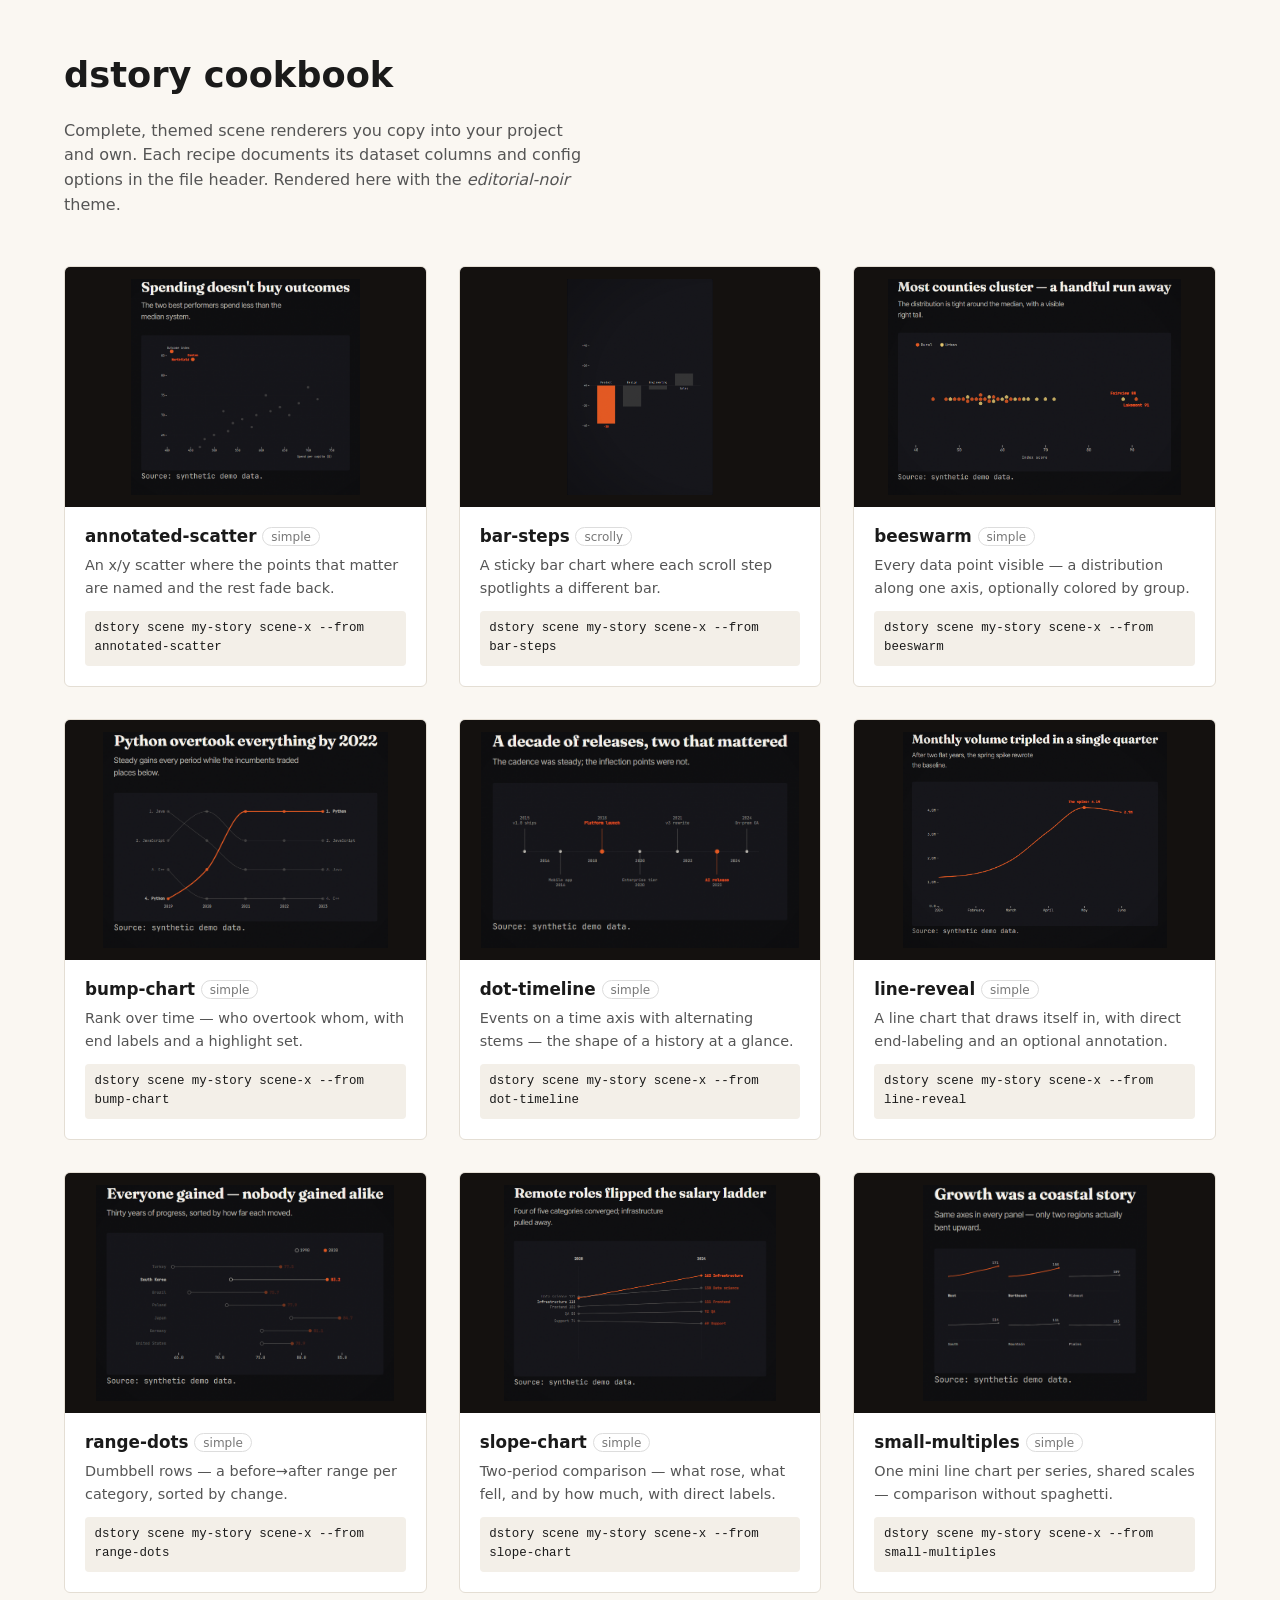
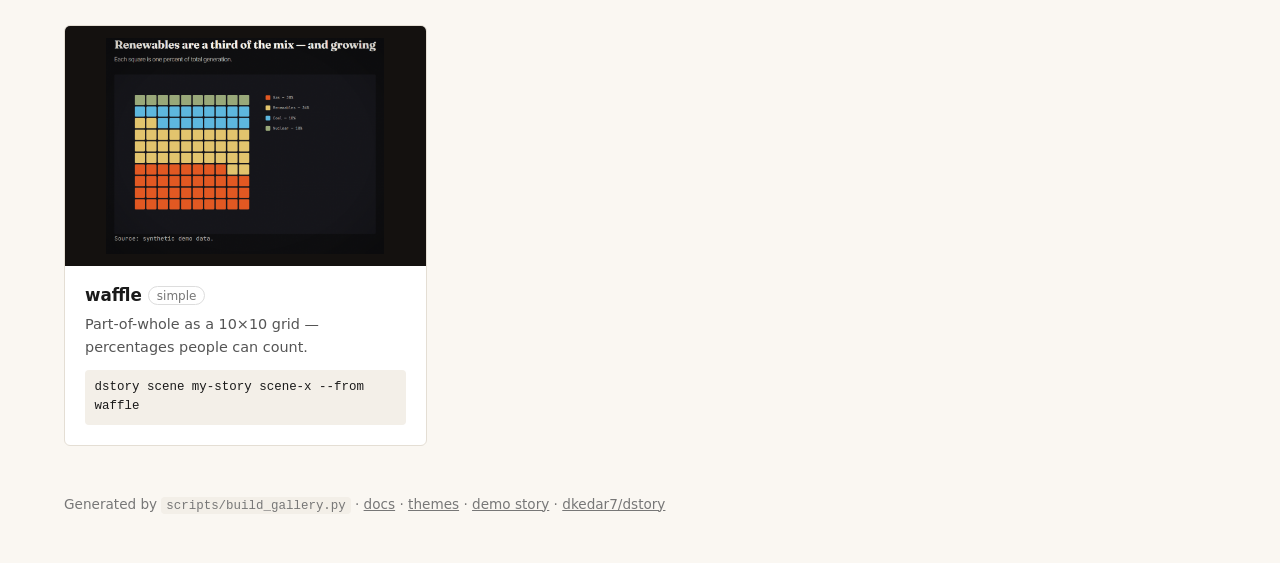
<file: docs/gallery/index.html>
<!doctype html>
<html lang="en">
<head>
<meta charset="utf-8">
<meta name="viewport" content="width=device-width, initial-scale=1">
<title>dstory cookbook gallery</title>
<style>
  :root { color-scheme: light; }
  body { margin: 0; padding: 3rem 1.5rem; background: #faf7f2; color: #1a1a1a;
         font: 16px/1.55 system-ui, sans-serif; }
  header { max-width: 72rem; margin: 0 auto 3rem; }
  h1 { font-size: 2.2rem; margin: 0 0 0.5rem; }
  header p { color: #555; max-width: 52ch; }
  .grid { max-width: 72rem; margin: 0 auto; display: grid; gap: 2rem;
          grid-template-columns: repeat(auto-fill, minmax(320px, 1fr)); }
  .card { margin: 0; background: #fff; border: 1px solid #e4ded4; border-radius: 6px;
          overflow: hidden; }
  .card img { width: 100%; height: 240px; object-fit: contain; display: block;
              background: #14110f; padding: 0.75rem; box-sizing: border-box; }
  figcaption { padding: 1rem 1.25rem 1.25rem; }
  h2 { font-size: 1.05rem; margin: 0 0 0.35rem; }
  .kind { font-size: 0.75rem; font-weight: 400; color: #777; border: 1px solid #ddd;
          border-radius: 999px; padding: 0.1rem 0.5rem; vertical-align: middle; }
  figcaption p { margin: 0 0 0.75rem; color: #555; font-size: 0.9rem; }
  code { display: block; font-size: 0.78rem; background: #f3efe8; padding: 0.5rem 0.6rem;
         border-radius: 4px; overflow-x: auto; }
  footer { max-width: 72rem; margin: 3rem auto 0; color: #777; font-size: 0.85rem; }
  a { color: inherit; }
</style>
</head>
<body>
<header>
  <h1>dstory cookbook</h1>
  <p>Complete, themed scene renderers you copy into your project and own.
     Each recipe documents its dataset columns and config options in the
     file header. Rendered here with the <em>editorial-noir</em> theme.</p>
</header>
<div class="grid">
    <figure class="card">
      <a href="annotated-scatter.png"><img src="annotated-scatter.png" alt="An x/y scatter where the points that matter are named and the rest fade back." loading="lazy"></a>
      <figcaption>
        <h2>annotated-scatter <span class="kind">simple</span></h2>
        <p>An x/y scatter where the points that matter are named and the rest fade back.</p>
        <code>dstory scene my-story scene-x --from annotated-scatter</code>
      </figcaption>
    </figure>
    <figure class="card">
      <a href="bar-steps.png"><img src="bar-steps.png" alt="A sticky bar chart where each scroll step spotlights a different bar." loading="lazy"></a>
      <figcaption>
        <h2>bar-steps <span class="kind">scrolly</span></h2>
        <p>A sticky bar chart where each scroll step spotlights a different bar.</p>
        <code>dstory scene my-story scene-x --from bar-steps</code>
      </figcaption>
    </figure>
    <figure class="card">
      <a href="beeswarm.png"><img src="beeswarm.png" alt="Every data point visible — a distribution along one axis, optionally colored by group." loading="lazy"></a>
      <figcaption>
        <h2>beeswarm <span class="kind">simple</span></h2>
        <p>Every data point visible — a distribution along one axis, optionally colored by group.</p>
        <code>dstory scene my-story scene-x --from beeswarm</code>
      </figcaption>
    </figure>
    <figure class="card">
      <a href="bump-chart.png"><img src="bump-chart.png" alt="Rank over time — who overtook whom, with end labels and a highlight set." loading="lazy"></a>
      <figcaption>
        <h2>bump-chart <span class="kind">simple</span></h2>
        <p>Rank over time — who overtook whom, with end labels and a highlight set.</p>
        <code>dstory scene my-story scene-x --from bump-chart</code>
      </figcaption>
    </figure>
    <figure class="card">
      <a href="dot-timeline.png"><img src="dot-timeline.png" alt="Events on a time axis with alternating stems — the shape of a history at a glance." loading="lazy"></a>
      <figcaption>
        <h2>dot-timeline <span class="kind">simple</span></h2>
        <p>Events on a time axis with alternating stems — the shape of a history at a glance.</p>
        <code>dstory scene my-story scene-x --from dot-timeline</code>
      </figcaption>
    </figure>
    <figure class="card">
      <a href="line-reveal.png"><img src="line-reveal.png" alt="A line chart that draws itself in, with direct end-labeling and an optional annotation." loading="lazy"></a>
      <figcaption>
        <h2>line-reveal <span class="kind">simple</span></h2>
        <p>A line chart that draws itself in, with direct end-labeling and an optional annotation.</p>
        <code>dstory scene my-story scene-x --from line-reveal</code>
      </figcaption>
    </figure>
    <figure class="card">
      <a href="range-dots.png"><img src="range-dots.png" alt="Dumbbell rows — a before→after range per category, sorted by change." loading="lazy"></a>
      <figcaption>
        <h2>range-dots <span class="kind">simple</span></h2>
        <p>Dumbbell rows — a before→after range per category, sorted by change.</p>
        <code>dstory scene my-story scene-x --from range-dots</code>
      </figcaption>
    </figure>
    <figure class="card">
      <a href="slope-chart.png"><img src="slope-chart.png" alt="Two-period comparison — what rose, what fell, and by how much, with direct labels." loading="lazy"></a>
      <figcaption>
        <h2>slope-chart <span class="kind">simple</span></h2>
        <p>Two-period comparison — what rose, what fell, and by how much, with direct labels.</p>
        <code>dstory scene my-story scene-x --from slope-chart</code>
      </figcaption>
    </figure>
    <figure class="card">
      <a href="small-multiples.png"><img src="small-multiples.png" alt="One mini line chart per series, shared scales — comparison without spaghetti." loading="lazy"></a>
      <figcaption>
        <h2>small-multiples <span class="kind">simple</span></h2>
        <p>One mini line chart per series, shared scales — comparison without spaghetti.</p>
        <code>dstory scene my-story scene-x --from small-multiples</code>
      </figcaption>
    </figure>
    <figure class="card">
      <a href="waffle.png"><img src="waffle.png" alt="Part-of-whole as a 10×10 grid — percentages people can count." loading="lazy"></a>
      <figcaption>
        <h2>waffle <span class="kind">simple</span></h2>
        <p>Part-of-whole as a 10×10 grid — percentages people can count.</p>
        <code>dstory scene my-story scene-x --from waffle</code>
      </figcaption>
    </figure>
</div>
<footer>
  Generated by <code style="display:inline;padding:0.1rem 0.3rem">scripts/build_gallery.py</code> ·
  <a href="../index.html">docs</a> ·
  <a href="../themes/index.html">themes</a> ·
  <a href="../demo/index.html">demo story</a> ·
  <a href="https://github.com/dkedar7/dstory">dkedar7/dstory</a>
</footer>
</body>
</html>
</file>
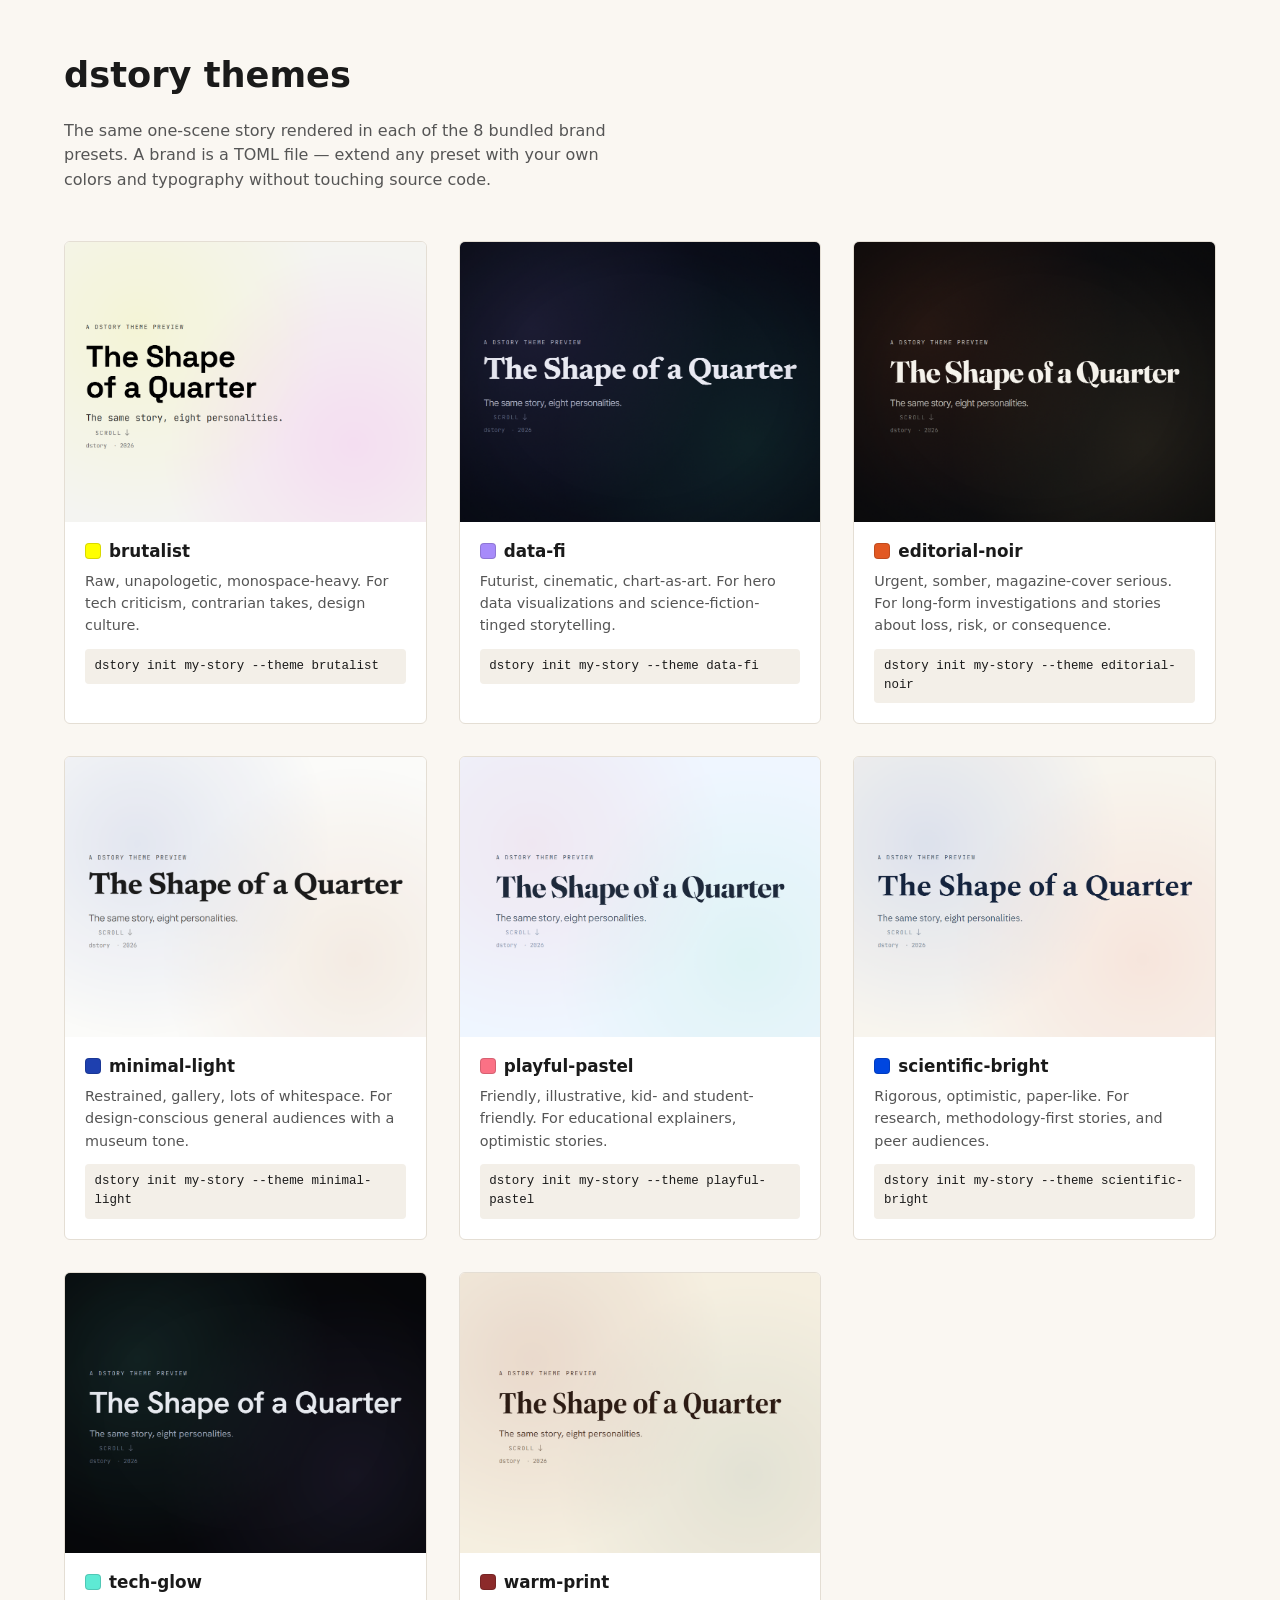
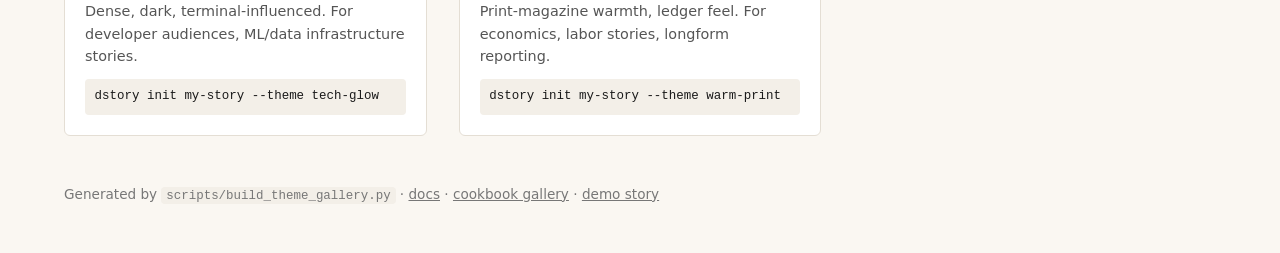
<file: docs/themes/index.html>
<!doctype html>
<html lang="en">
<head>
<meta charset="utf-8">
<meta name="viewport" content="width=device-width, initial-scale=1">
<title>dstory themes</title>
<style>
  body { margin: 0; padding: 3rem 1.5rem; background: #faf7f2; color: #1a1a1a;
         font: 16px/1.55 system-ui, sans-serif; }
  header { max-width: 72rem; margin: 0 auto 3rem; }
  h1 { font-size: 2.2rem; margin: 0 0 0.5rem; }
  header p { color: #555; max-width: 56ch; }
  .grid { max-width: 72rem; margin: 0 auto; display: grid; gap: 2rem;
          grid-template-columns: repeat(auto-fill, minmax(300px, 1fr)); }
  .card { margin: 0; background: #fff; border: 1px solid #e4ded4; border-radius: 6px;
          overflow: hidden; }
  .card img { width: 100%; height: 280px; object-fit: cover; object-position: top;
              display: block; }
  figcaption { padding: 1rem 1.25rem 1.25rem; }
  h2 { font-size: 1.05rem; margin: 0 0 0.35rem; display: flex; align-items: center; gap: 0.5rem; }
  .chip { width: 14px; height: 14px; border-radius: 4px; display: inline-block;
          border: 1px solid rgba(0,0,0,0.15); }
  figcaption p { margin: 0 0 0.75rem; color: #555; font-size: 0.9rem; min-height: 2.7em; }
  code { display: block; font-size: 0.78rem; background: #f3efe8; padding: 0.5rem 0.6rem;
         border-radius: 4px; overflow-x: auto; }
  footer { max-width: 72rem; margin: 3rem auto 0; color: #777; font-size: 0.85rem; }
  a { color: inherit; }
</style>
</head>
<body>
<header>
  <h1>dstory themes</h1>
  <p>The same one-scene story rendered in each of the 8 bundled brand presets.
     A brand is a TOML file — extend any preset with your own colors and
     typography without touching source code.</p>
</header>
<div class="grid">
    <figure class="card">
      <a href="brutalist.png"><img src="brutalist.png" alt="The preview story rendered in the brutalist theme" loading="lazy"></a>
      <figcaption>
        <h2><span class="chip" style="background:#FFFF00"></span>brutalist</h2>
        <p>Raw, unapologetic, monospace-heavy. For tech criticism, contrarian takes, design culture.</p>
        <code>dstory init my-story --theme brutalist</code>
      </figcaption>
    </figure>
    <figure class="card">
      <a href="data-fi.png"><img src="data-fi.png" alt="The preview story rendered in the data-fi theme" loading="lazy"></a>
      <figcaption>
        <h2><span class="chip" style="background:#A78BFA"></span>data-fi</h2>
        <p>Futurist, cinematic, chart-as-art. For hero data visualizations and science-fiction-tinged storytelling.</p>
        <code>dstory init my-story --theme data-fi</code>
      </figcaption>
    </figure>
    <figure class="card">
      <a href="editorial-noir.png"><img src="editorial-noir.png" alt="The preview story rendered in the editorial-noir theme" loading="lazy"></a>
      <figcaption>
        <h2><span class="chip" style="background:#E25822"></span>editorial-noir</h2>
        <p>Urgent, somber, magazine-cover serious. For long-form investigations and stories about loss, risk, or consequence.</p>
        <code>dstory init my-story --theme editorial-noir</code>
      </figcaption>
    </figure>
    <figure class="card">
      <a href="minimal-light.png"><img src="minimal-light.png" alt="The preview story rendered in the minimal-light theme" loading="lazy"></a>
      <figcaption>
        <h2><span class="chip" style="background:#1E40AF"></span>minimal-light</h2>
        <p>Restrained, gallery, lots of whitespace. For design-conscious general audiences with a museum tone.</p>
        <code>dstory init my-story --theme minimal-light</code>
      </figcaption>
    </figure>
    <figure class="card">
      <a href="playful-pastel.png"><img src="playful-pastel.png" alt="The preview story rendered in the playful-pastel theme" loading="lazy"></a>
      <figcaption>
        <h2><span class="chip" style="background:#FB7185"></span>playful-pastel</h2>
        <p>Friendly, illustrative, kid- and student-friendly. For educational explainers, optimistic stories.</p>
        <code>dstory init my-story --theme playful-pastel</code>
      </figcaption>
    </figure>
    <figure class="card">
      <a href="scientific-bright.png"><img src="scientific-bright.png" alt="The preview story rendered in the scientific-bright theme" loading="lazy"></a>
      <figcaption>
        <h2><span class="chip" style="background:#0046E0"></span>scientific-bright</h2>
        <p>Rigorous, optimistic, paper-like. For research, methodology-first stories, and peer audiences.</p>
        <code>dstory init my-story --theme scientific-bright</code>
      </figcaption>
    </figure>
    <figure class="card">
      <a href="tech-glow.png"><img src="tech-glow.png" alt="The preview story rendered in the tech-glow theme" loading="lazy"></a>
      <figcaption>
        <h2><span class="chip" style="background:#5EEAD4"></span>tech-glow</h2>
        <p>Dense, dark, terminal-influenced. For developer audiences, ML/data infrastructure stories.</p>
        <code>dstory init my-story --theme tech-glow</code>
      </figcaption>
    </figure>
    <figure class="card">
      <a href="warm-print.png"><img src="warm-print.png" alt="The preview story rendered in the warm-print theme" loading="lazy"></a>
      <figcaption>
        <h2><span class="chip" style="background:#8C2A2A"></span>warm-print</h2>
        <p>Print-magazine warmth, ledger feel. For economics, labor stories, longform reporting.</p>
        <code>dstory init my-story --theme warm-print</code>
      </figcaption>
    </figure>
</div>
<footer>
  Generated by <code style="display:inline;padding:0.1rem 0.3rem">scripts/build_theme_gallery.py</code> ·
  <a href="../index.html">docs</a> ·
  <a href="../gallery/index.html">cookbook gallery</a> ·
  <a href="../demo/index.html">demo story</a>
</footer>
</body>
</html>
</file>
